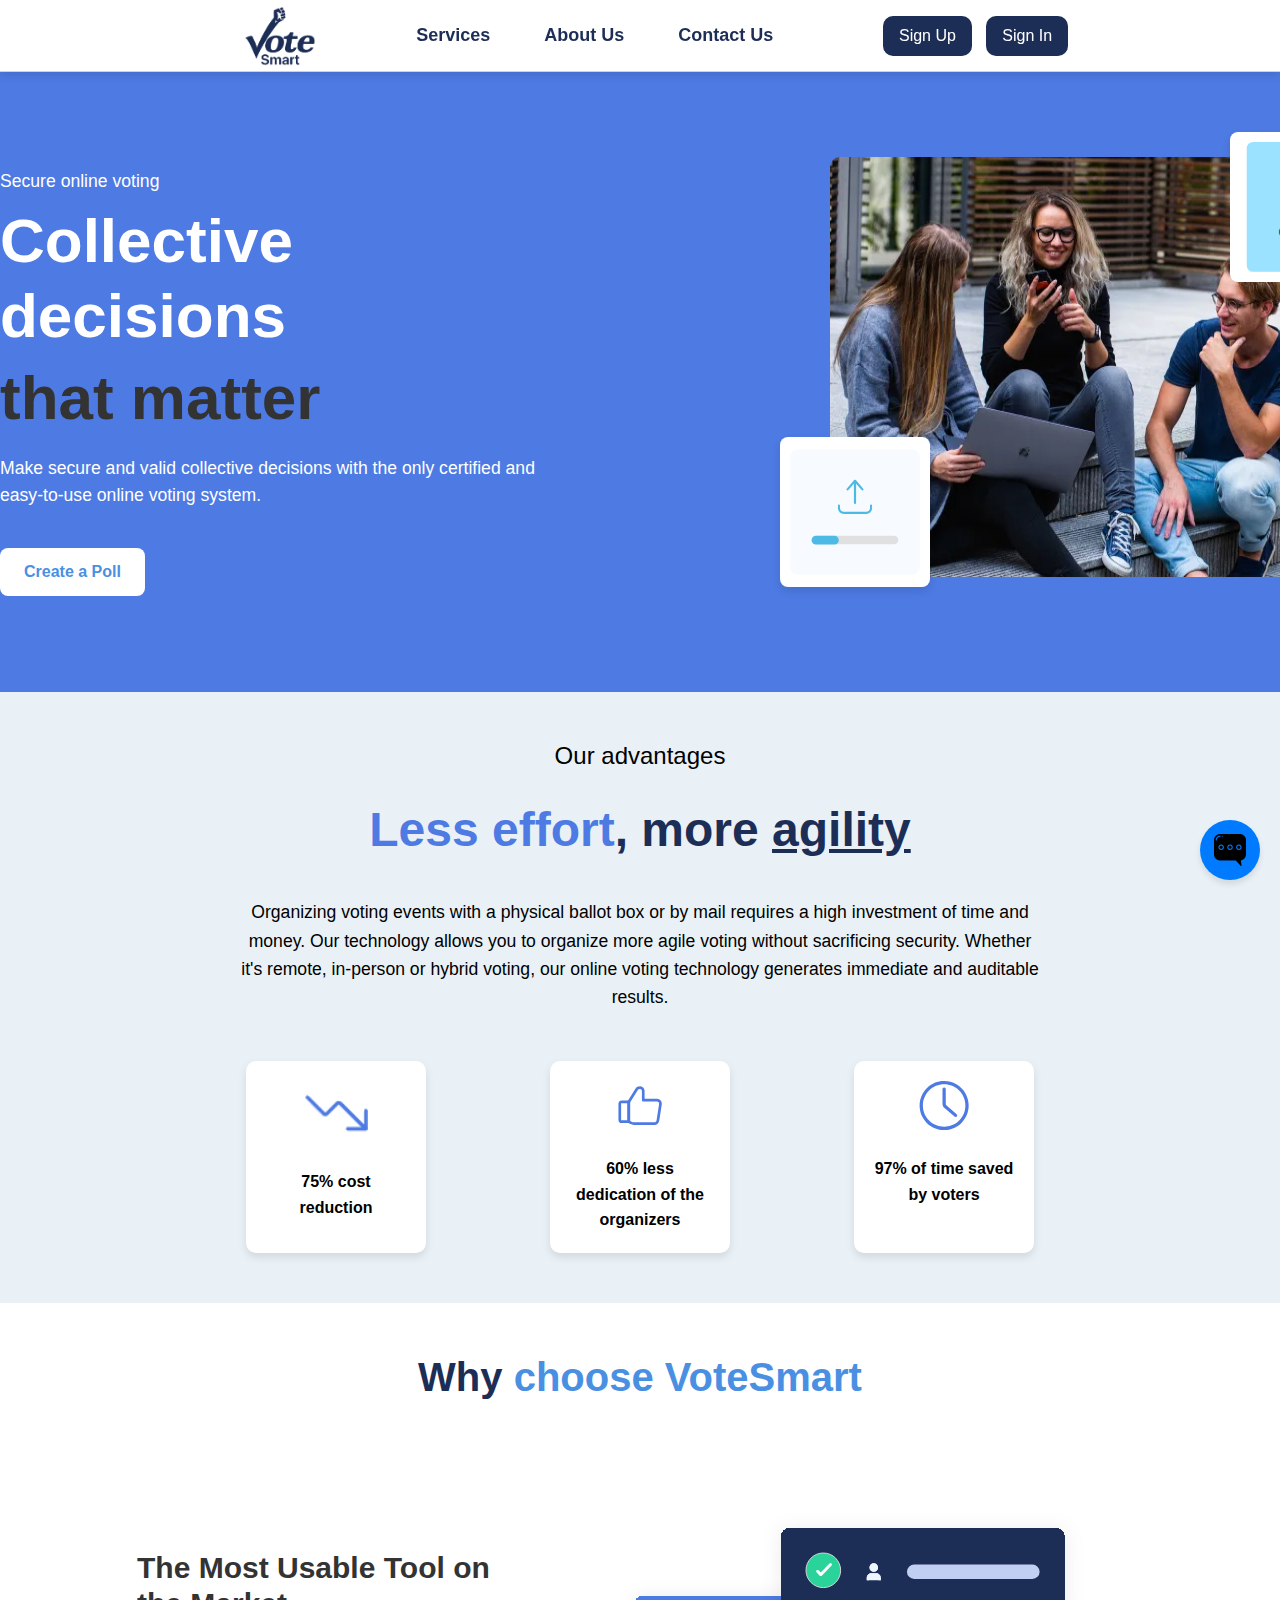
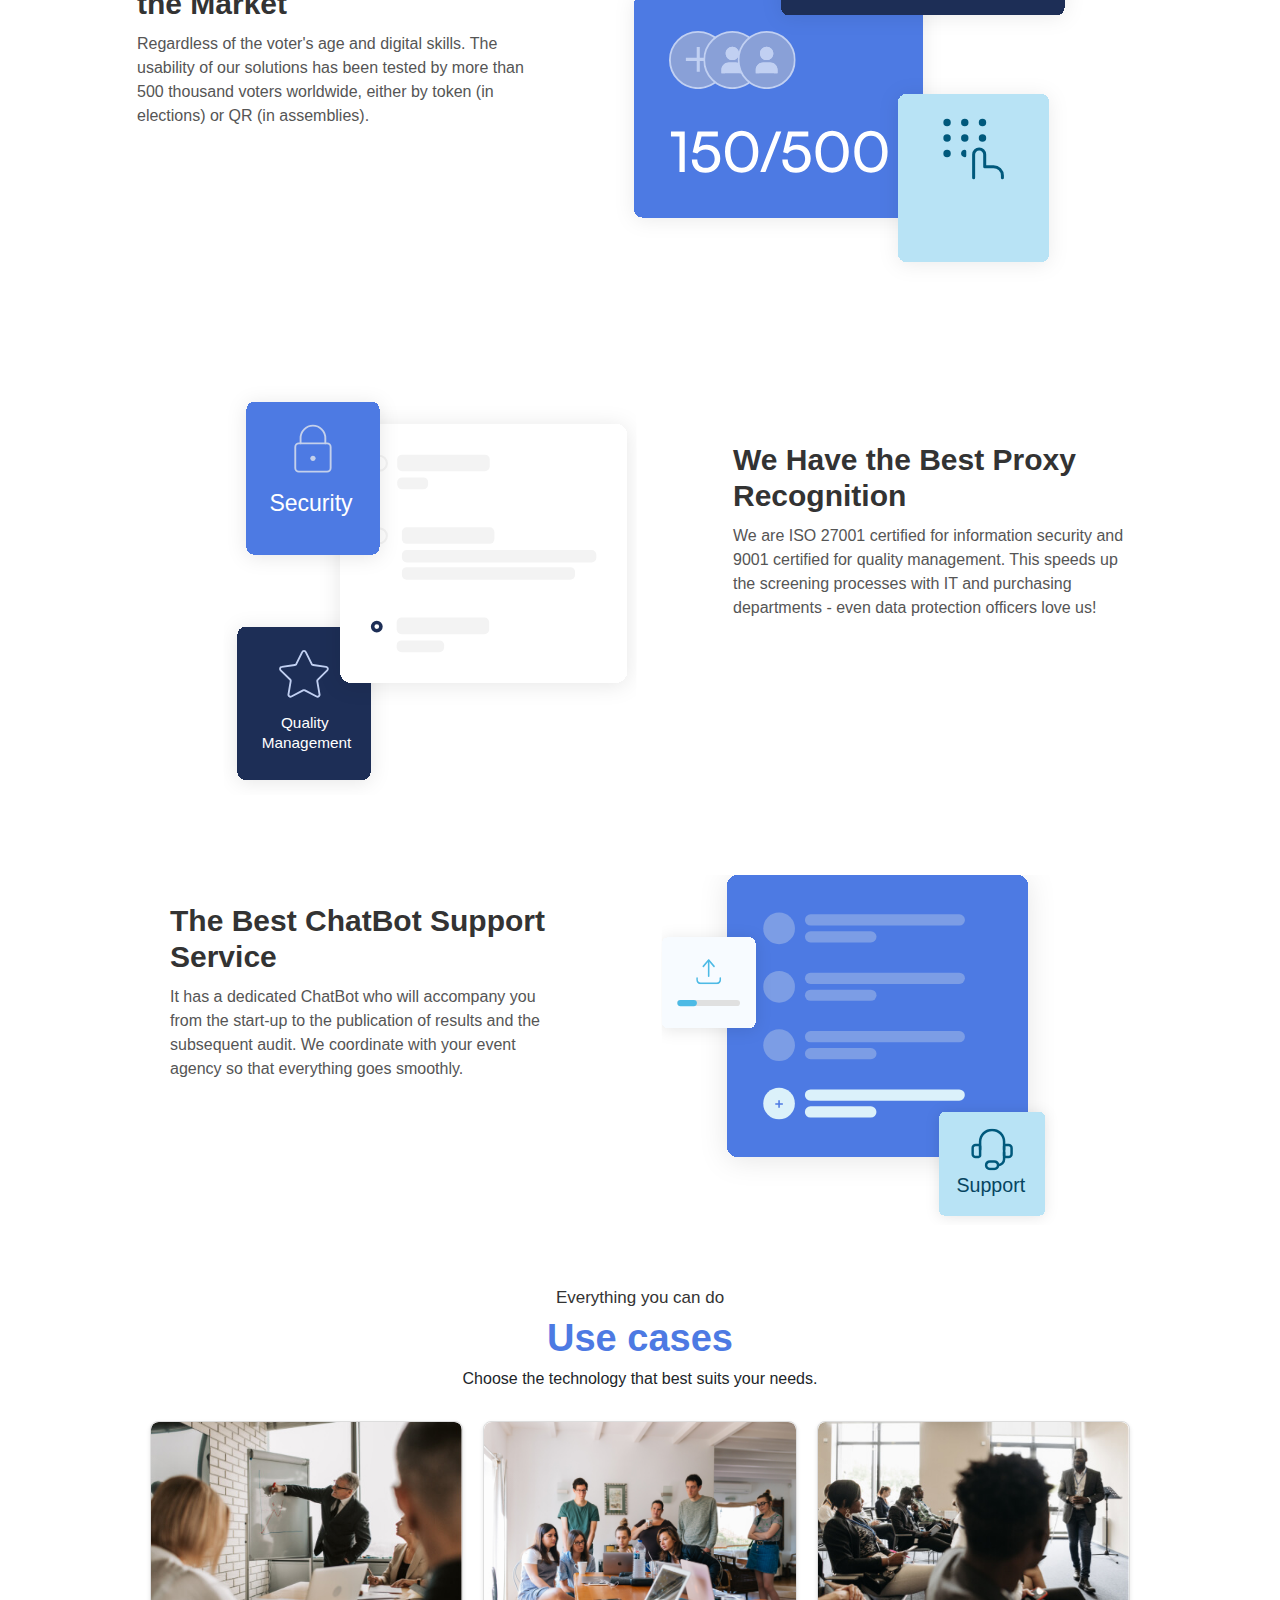
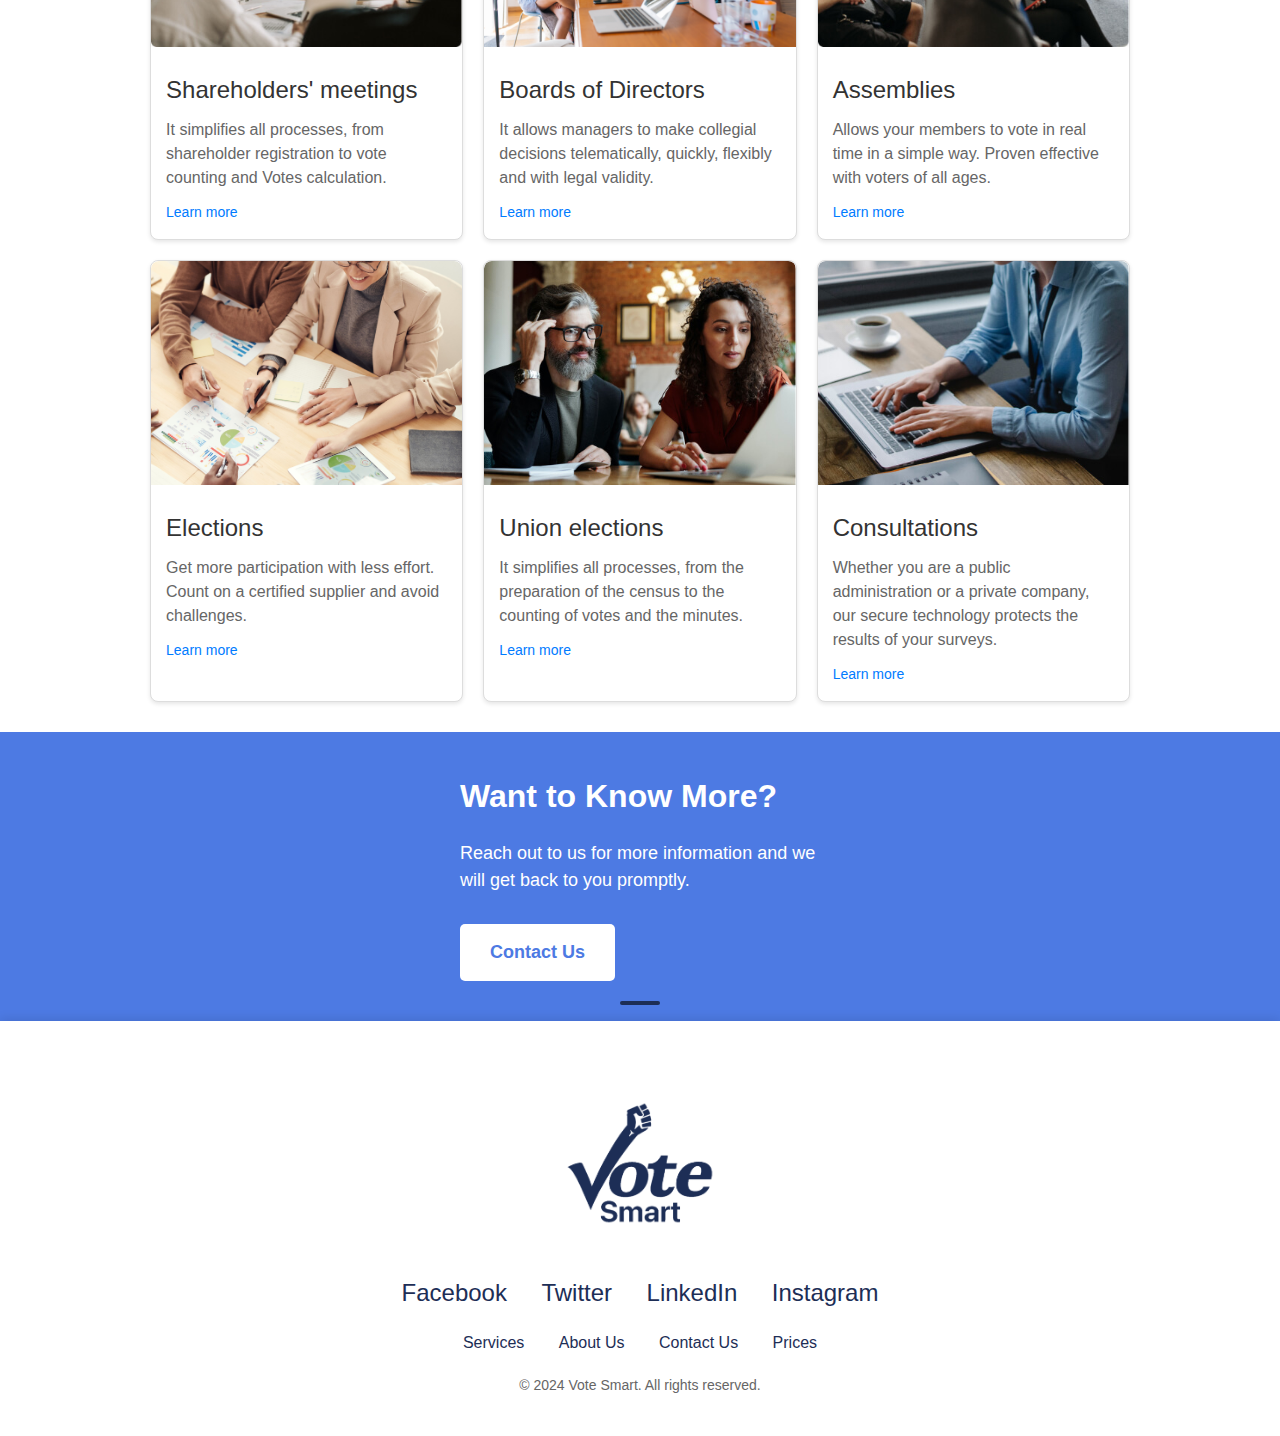
<file: index.html>
<!DOCTYPE html>
<html lang="en">
  <head>
    <meta charset="utf-8" />
    <meta name="viewport" content="width=device-width, initial-scale=1" />
    <title>VoteSmart | E-Polling Platform</title>
    <link
      href="https://cdn.jsdelivr.net/npm/bootstrap@5.3.3/dist/css/bootstrap.min.css"
      rel="stylesheet"
    />
    <link rel="stylesheet" href="style.css" />
    <script src="script.js" defer></script>
    <link rel="icon" href="/icon.ico" type="image/x-icon">
  </head>
  <body>
    <header>
      <nav>
        <div class="left">
          <img
            onclick="location.href='/index.html'"
            src="images/VoteSmart-logo.png"
            alt="VoteSmart-logo"
          />
        </div>
        <div class="center">
          <ul>
            <li><a href="pages/createpoll.html">Services</a></li>
            <li><a href="/pages/aboutus.html">About Us</a></li>
            <li><a href="pages/contactus.html">Contact Us</a></li>
          </ul>
        </div>
        <div class="right">
          <div id="auth-buttons">
            <button
              onclick="location.href='/pages/loginandsignup.html?form=signup'"
              class="navbuts"
              id="signupBtn"
            >
              Sign Up
            </button>
            <button
              onclick="location.href='/pages/loginandsignup.html?form=signin'"
              class="navbuts"
              id="signinBtn"
            >
              Sign In
            </button>
          </div>
          <div id="profileIcon" class="hidden">
            <img
              src="images/profile.png"
              alt="Profile"
              class="profile-circle"
              onclick="redirectToProfile()"
            />
          </div>
        </div>
      </nav>
    </header>
    <main>
      <!-- <button id="scrollTopBtn" onclick="scrollToTop()" title="Go to top">▲</button> -->
      <div id="chatbot" >
        <!-- Chat Icon -->
        <div id="chat-icon" onclick="toggleChat()">
            <img src="/images/chat.png" alt="">
        </div>
    
        <!-- Chat Window -->
        <div id="chat-window" class="hidden">
            <div id="chat-header">
                <span>VoteSmart Virtual Assistant</span>
                <button id="close-btn" onclick="toggleChat()">X</button>
            </div>
            <div id="chat-messages">
                <div class="bot-message">Hi! How can I help you today? 😁</div>
            </div>
            <div id="predefined-questions">
                <button onclick="sendPredefinedMessage('How to create a poll?')">How to create a poll?</button>
                <button onclick="sendPredefinedMessage('How to vote?')">How to vote?</button>
                <button onclick="sendPredefinedMessage('Can I vote twice?')">Can I vote twice?</button>
            </div>
            <div id="chat-input-area">
                <input type="text" id="user-input" placeholder="Type your message here...">
                <button id="send-btn" onclick="sendMessage()">Send</button>
            </div>
        </div>
    </div>
    
      <div class="hero">
        <div class="left-section">
          <p class="subheading">Secure online voting</p>
          <h1 class="main-heading">Collective decisions</h1>
          <h1 class="main-heading highlight">that matter</h1>
          <p class="description">
            Make secure and valid collective decisions with the only
            certified and easy-to-use online voting system.
          </p>
          <button onclick="location.href='pages/createpoll.html'" class="demo-button">
            Create a Poll
          </button>
        </div>
        <div class="right-section">
          <div class="carousel">
            <!-- Main carousel images -->
            <img
              src="images/pic1.webp"
              alt="Main Image 1"
              class="carousel-image"
            />
            <img
              src="images/pic2.webp"
              alt="Main Image 2"
              class="carousel-image"
            />
            <img
              src="images/pic3.webp"
              alt="Main Image 3"
              class="carousel-image"
            />
          </div>

          <!-- Overlay groups, one for each carousel image -->
          <div class="overlay-group" id="overlays-1">
            <div class="overlay-image overlay-1">
              <img src="images/3.svg" alt="Overlay Image 1a" />
            </div>
            <div class="overlay-image overlay-2">
              <img src="images/4.svg" alt="Overlay Image 1b" />
            </div>
          </div>

          <div class="overlay-group" id="overlays-2">
            <div class="overlay-image overlay-1">
              <img src="images/2.svg" alt="Overlay Image 2a" />
            </div>
            <div class="overlay-image overlay-2">
              <img src="images/5.svg" alt="Overlay Image 2b" />
            </div>
          </div>

          <div class="overlay-group" id="overlays-3">
            <div class="overlay-image overlay-1">
              <img src="images/1.svg" alt="Overlay Image 3a" />
            </div>
            <div class="overlay-image overlay-2">
              <img src="images/6.svg" alt="Overlay Image 3b" />
            </div>
          </div>
        </div>
      </div>
      <!-- <div class="url-redirect-wrapper">
        <div class="url-redirect-container">
          <input type="text" id="url-input" placeholder="Enter URL" />
          <button id="redirect-btn" onclick="redirectToUrl()">Go</button>
        </div>
      </div>       -->
      <section class="advantages-section">
        <div class="advantages-content">
          <h4>Our advantages</h4>
          <h2>
            <span class="highlight">Less effort</span>, more
            <span class="underlinedText"> agility</span>
          </h2>
          <p>
            Organizing voting events with a physical ballot box or by mail
            requires a high investment of time and money. Our technology allows
            you to organize more agile voting without sacrificing security.
            Whether it's remote, in-person or hybrid voting, our online voting
            technology generates immediate and auditable results.
          </p>

          <div class="advantages-cards">
            <div class="advantage-card">
              <img
                src="images/costreduce.png"
                alt="Cost Reduction Icon"
                class="icon newico"
              />
              <p><strong>75% cost reduction</strong></p>
            </div>
            <div class="advantage-card">
              <img
                src="images/thumbs.svg"
                alt="Dedication Reduction Icon"
                class="icon"
              />
              <p><strong>60% less dedication of the organizers</strong></p>
            </div>
            <div class="advantage-card">
              <img src="images/time.svg" alt="Time Saved Icon" class="icon" />
              <p><strong>97% of time saved by voters</strong></p>
            </div>
          </div>
        </div>
      </section>
      <div class="sliderTexttt">
        <h1><span>Why</span> choose VoteSmart</h1>
      </div>
      <div class="fauraContianer">
        <div class="featurette">
          <div class="text-section">
            <h2>The Most Usable Tool on the Market</h2>
            <p>
              Regardless of the voter's age and digital skills. The usability of
              our solutions has been tested by more than 500 thousand voters
              worldwide, either by token (in elections) or QR (in assemblies).
            </p>
          </div>
          <img
            src="images/choose.svg"
            alt="Usable Tool"
            class="featurette-image"
          />
        </div>

        <div class="featurette">
          <img
            src="images/starlock.svg"
            alt="Proxy Recognition"
            class="featurette-image"
          />
          <div class="text-section">
            <h2>We Have the Best Proxy Recognition</h2>
            <p>
              We are ISO 27001 certified for information security and 9001
              certified for quality management. This speeds up the screening
              processes with IT and purchasing departments - even data
              protection officers love us!
            </p>
          </div>
        </div>

        <div class="featurette">
          <div class="text-section">
            <h2>The Best ChatBot Support Service</h2>
            <p>
              It has a dedicated ChatBot who will accompany you from the
              start-up to the publication of results and the subsequent audit.
              We coordinate with your event agency so that everything goes
              smoothly.
            </p>
          </div>
          <img
            src="images/support.svg"
            alt="Support Service"
            class="featurette-image"
          />
        </div>
      </div>
      <div class="main-container">
        <div class="main-title">Everything you can do</div>
        <div class="main-subtitle1">Use cases</div>
        <div class="main-subtitle2">
          Choose the technology that best suits your needs.
        </div>
        <div class="card-container">
          <div class="info-card">
            <div class="image">
              <img
                src="images/shareholders meeting.jpg"
                alt="Shareholders' meetings"
              />
            </div>
            <div class="textpart">
              <div class="info-title">Shareholders' meetings</div>
              <div class="info-description">
                It simplifies all processes, from shareholder registration to
                vote counting and Votes calculation.
              </div>
              <a href="#" class="more-info">Learn more</a>
            </div>
          </div>
          <div class="info-card">
            <div class="image">
              <img
                src="images/board of directors.jpg"
                alt="Shareholders' meetings"
              />
            </div>
            <div class="textpart">
              <div class="info-title">Boards of Directors</div>
              <div class="info-description">
                It allows managers to make collegial decisions telematically,
                quickly, flexibly and with legal validity.
              </div>
              <a href="#" class="more-info">Learn more</a>
            </div>
          </div>
          <div class="info-card">
            <div class="image">
              <img src="images/assemblies.jpg" alt="Shareholders' meetings" />
            </div>
            <div class="textpart">
              <div class="info-title">Assemblies</div>
              <div class="info-description">
                Allows your members to vote in real time in a simple way. Proven
                effective with voters of all ages.
              </div>
              <a href="#" class="more-info">Learn more</a>
            </div>
          </div>
          <div class="info-card">
            <div class="image">
              <img src="images/elections.jpg" alt="Shareholders' meetings" />
            </div>
            <div class="textpart">
              <div class="info-title">Elections</div>
              <div class="info-description">
                Get more participation with less effort. Count on a certified
                supplier and avoid challenges.
              </div>
              <a href="#" class="more-info">Learn more</a>
            </div>
          </div>
          <div class="info-card">
            <div class="image">
              <img
                src="images/union election.jpg"
                alt="Shareholders' meetings"
              />
            </div>
            <div class="textpart">
              <div class="info-title">Union elections</div>
              <div class="info-description">
                It simplifies all processes, from the preparation of the census
                to the counting of votes and the minutes.
              </div>
              <a href="#" class="more-info">Learn more</a>
            </div>
          </div>
          <div class="info-card">
            <div class="image">
              <img src="images/consultation.jpg" alt="Shareholders' meetings" />
            </div>
            <div class="textpart">
              <div class="info-title">Consultations</div>
              <div class="info-description">
                Whether you are a public administration or a private company,
                our secure technology protects the results of your surveys.
              </div>
              <a href="#" class="more-info">Learn more</a>
            </div>
          </div>
        </div>
      </div>
      <div class="know-more-section">
        <div class="know-more-title">Want to Know More?</div>
        <div class="know-more-description">
          Reach out to us for more information and we will get back to you
          promptly.
        </div>
        <a href="/pages/contactus.html">
          <button class="contact-button">Contact Us</button>
        </a>
      </div>

      <footer class="footer">
        <div class="footer-logo"><img src="images/VoteSmart-logo.png" alt="Logo" /></div>
        <div class="footer-social-links">
          <a href="https://www.facebook.com" target="_blank">Facebook</a>
          <a href="https://www.twitter.com" target="_blank">Twitter</a>
          <a href="https://www.linkedin.com/in/mutashim-mohsin-846833288/" target="_blank">LinkedIn</a>
          <a href="https://www.instagram.com" target="_blank">Instagram</a>
        </div>
        <div class="footer-nav">
          <a href="#">Services</a> <a href="/pages/aboutus.html">About Us</a> <a href="/pages/contactus.html">Contact Us</a>
          <a href="#">Prices</a>
        </div>
        <div class="footer-text">© 2024 Vote Smart. All rights reserved.</div>
      </footer>
    </main>
    <script src="https://cdn.jsdelivr.net/npm/bootstrap@5.3.3/dist/js/bootstrap.bundle.min.js"></script>
  </body>
</html>
</file>
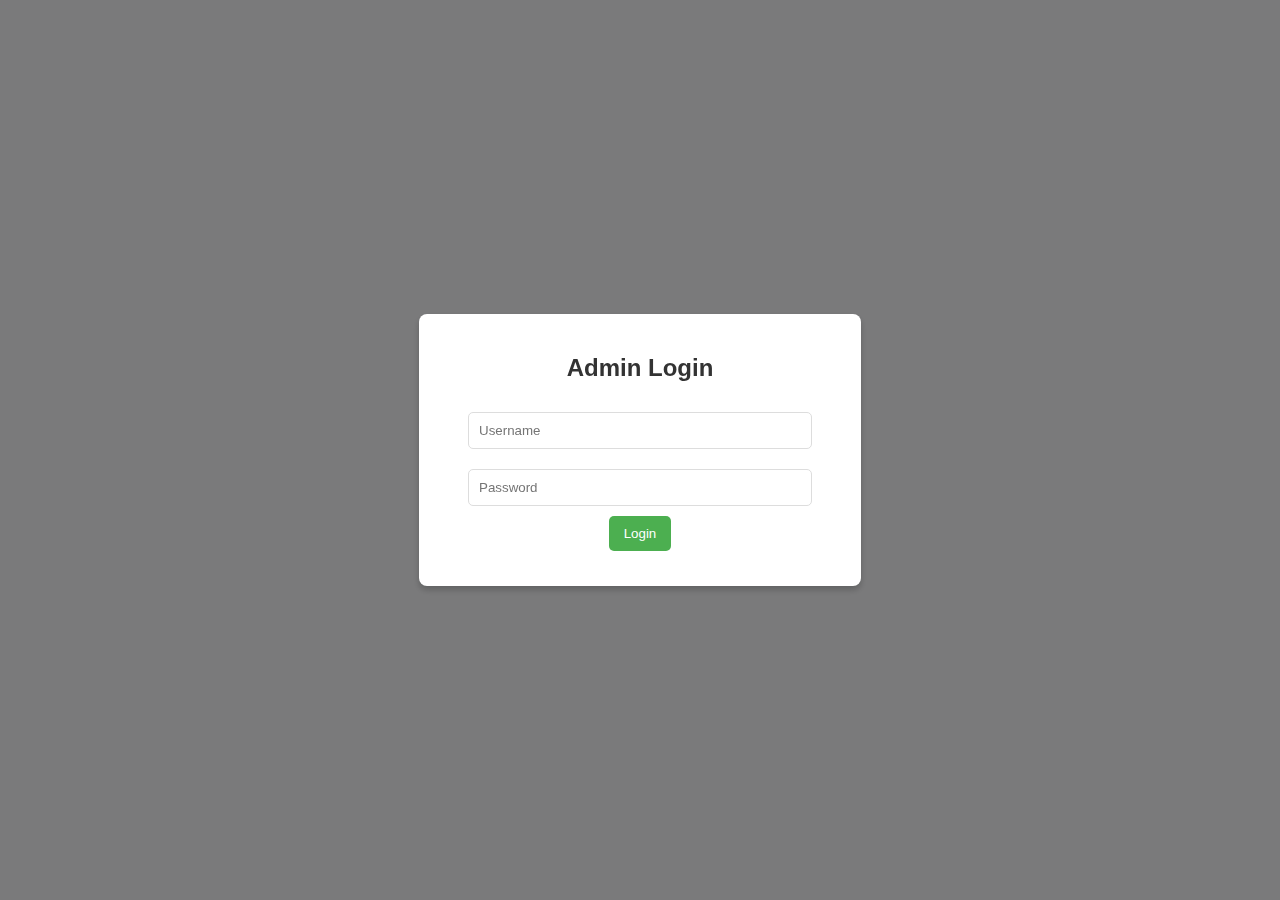
<file: pages/admin.html>
<!DOCTYPE html>
<html lang="en">
<head>
  <meta charset="UTF-8">
  <meta name="viewport" content="width=device-width, initial-scale=1.0">
  <title>Admin Panel</title>
  <style>
    body {
      font-family: Arial, sans-serif;
      background-color: #f4f5f7;
      margin: 0;
      padding: 0;
    }

    h2 {
      color: #333;
    }

    /* Popup styles */
    .popup {
      display: none;
      position: fixed;
      top: 0;
      left: 0;
      width: 100%;
      height: 100%;
      background: rgba(0, 0, 0, 0.5);
      justify-content: center;
      align-items: center;
    }

    .popup-content {
      background: white;
      padding: 20px;
      border-radius: 8px;
      text-align: center;
      box-shadow: 0 4px 6px rgba(0, 0, 0, 0.2);
    }

    .popup-content input {
      width: 80%;
      padding: 10px;
      margin: 10px 0;
      border: 1px solid #ddd;
      border-radius: 5px;
    }

    .popup-content button {
      padding: 10px 15px;
      border: none;
      border-radius: 5px;
      background: #4caf50;
      color: white;
      cursor: pointer;
    }

    .popup-content button:hover {
      background: #45a049;
    }

    .error-message {
      color: red;
      font-size: 0.9em;
    }

    /* Admin container */
    #admin-container {
      padding: 20px;
    }

    .poll-card {
      background: #fff;
      border: 1px solid #ddd;
      border-radius: 8px;
      box-shadow: 0 4px 6px rgba(0, 0, 0, 0.1);
      margin-bottom: 20px;
      padding: 20px;
    }

    .poll-title {
      font-size: 1.5em;
      margin-bottom: 10px;
      color: #444;
    }

    .poll-description {
      margin-bottom: 15px;
      color: #666;
    }

    .poll-meta {
      font-size: 0.9em;
      color: #888;
      margin-bottom: 10px;
    }

    .candidates {
      margin-bottom: 20px;
    }

    .candidate {
      margin-bottom: 10px;
      padding: 10px;
      border: 1px solid #eee;
      border-radius: 5px;
      background: #f9f9f9;
    }

    .candidate h4 {
      margin: 0 0 5px 0;
    }

    .candidate p {
      margin: 0;
      font-size: 0.9em;
      color: #555;
    }

    .buttons {
      display: flex;
      gap: 10px;
    }

    .approve {
      background-color: #4caf50;
      color: white;
      border: none;
      border-radius: 5px;
      padding: 10px 15px;
      cursor: pointer;
    }

    .approve:hover {
      background-color: #45a049;
    }

    .reject {
      background-color: #f44336;
      color: white;
      border: none;
      border-radius: 5px;
      padding: 10px 15px;
      cursor: pointer;
    }

    .reject:hover {
      background-color: #e53935;
    }

    .no-polls {
      text-align: center;
      color: #888;
      font-size: 1.2em;
      margin-top: 50px;
    }

    /* Success Popup Styles */
    #success-popup {
      display: none;
      position: fixed;
      top: 0;
      left: 0;
      width: 100%;
      height: 100%;
      background: rgba(0, 0, 0, 0.5);
      justify-content: center;
      align-items: center;
    }

    #success-popup .popup-content {
      background: white;
      padding: 20px;
      border-radius: 5px;
      text-align: center;
      box-shadow: 0 4px 6px rgba(0, 0, 0, 0.2);
    }

    #success-popup button {
      padding: 10px 20px;
      cursor: pointer;
      background-color: #4caf50;
      color: white;
      border: none;
      border-radius: 5px;
    }

    #success-popup button:hover {
      background-color: #45a049;
    }
  </style>
</head>
<body>
  <!-- Login Popup -->
  <div id="login-popup" class="popup">
    <div class="popup-content">
      <h2>Admin Login</h2>
      <input type="text" id="username" placeholder="Username" required />
      <input type="password" id="password" placeholder="Password" required />
      <br>
      <button onclick="loginAdmin()">Login</button>
      <p id="error-message" class="error-message"></p>
    </div>
  </div>

  <!-- Admin Panel Content -->
  <div id="admin-container" style="display: none;">
    <h2>Pending Polls</h2>
    <div id="poll-list"></div>
  </div>

  <!-- Success Popup -->
  <div id="success-popup" class="popup">
    <div class="popup-content">
      <h3 id="success-message"></h3>
      <button onclick="closeSuccessPopup()">Close</button>
    </div>
  </div>

  <script>
    const adminLoginUrl = "http://localhost:8080/api/admin/login";
    const pendingPollsUrl = "http://localhost:8080/api/admin/pending-polls";
    const approvePollUrl = "http://localhost:8080/api/admin/approve";
    const rejectPollUrl = "http://localhost:8080/api/admin/reject";

    // Show login popup on page load
    window.onload = function () {
      document.getElementById("login-popup").style.display = "flex";
    };

    function loginAdmin() {
      const username = document.getElementById("username").value;
      const password = document.getElementById("password").value;

      fetch(`${adminLoginUrl}?username=${username}&password=${password}`, {
        method: "POST",
      })
        .then((response) => {
          if (response.ok) {
            document.getElementById("login-popup").style.display = "none";
            document.getElementById("admin-container").style.display = "block";
            loadPendingPolls();
          } else {
            document.getElementById("error-message").textContent =
              "Invalid credentials!";
          }
        })
        .catch((error) => {
          document.getElementById("error-message").textContent =
            "Error occurred!";
        });
    }

    function loadPendingPolls() {
      fetch(pendingPollsUrl)
        .then((response) => response.json())
        .then((polls) => {
          const pollList = document.getElementById("poll-list");
          pollList.innerHTML = ""; // Clear previous list

          if (polls.length === 0) {
            pollList.innerHTML =
              '<p class="no-polls">No pending polls to display.</p>';
            return;
          }

          const reversePolls = polls.reverse();
          reversePolls.forEach((poll) => {
            const pollCard = document.createElement("div");
            pollCard.classList.add("poll-card");

            let candidatesHTML = "";
            poll.candidates.forEach((candidate) => {
              candidatesHTML += ` 
                <div class="candidate">
                  <h4>Name: ${candidate.name}</h4>
                  <p>Description: ${candidate.description}</p>
                  <p>Votes: ${candidate.voteCount}</p>
                </div>`;
            });

            pollCard.innerHTML = `
              <div class="poll-title">${poll.title}</div>
              <div class="poll-description">${poll.description}</div>
              <div class="poll-meta">Creator ID: ${poll.creatorId}</div>
              <div class="candidates">
                <h3>Candidates:</h3>
                ${candidatesHTML}
              </div>
              <div class="buttons">
                <button class="approve" onclick="approvePoll('${poll.id}')">Approve</button>
                <button class="reject" onclick="rejectPoll('${poll.id}')">Reject</button>
              </div>
            `;

            pollList.appendChild(pollCard);
          });
        })
        .catch((error) => {
          console.error("Error fetching polls:", error);
        });
    }

    function rejectPoll(pollId) {
      fetch(`${rejectPollUrl}/${pollId}`, {
        method: "POST",
      })
        .then((response) => response.text())
        .then((result) => {
          showSuccessPopup(result);
          loadPendingPolls();
        })
        .catch((error) => {
          console.error("Error rejecting poll:", error);
        });
    }

    function approvePoll(pollId) {
      fetch(`${approvePollUrl}/${pollId}`, {
        method: "POST",
      })
        .then((response) => response.text())
        .then((result) => {
          showSuccessPopup(result);
          loadPendingPolls();
        })
        .catch((error) => {
          console.error("Error approving poll:", error);
        });
    }

    function showSuccessPopup(message) {
      document.getElementById("success-message").textContent = message;
      document.getElementById("success-popup").style.display = "flex";
    }

    function closeSuccessPopup() {
      document.getElementById("success-popup").style.display = "none";
    }
  </script>
</body>
</html>
</file>
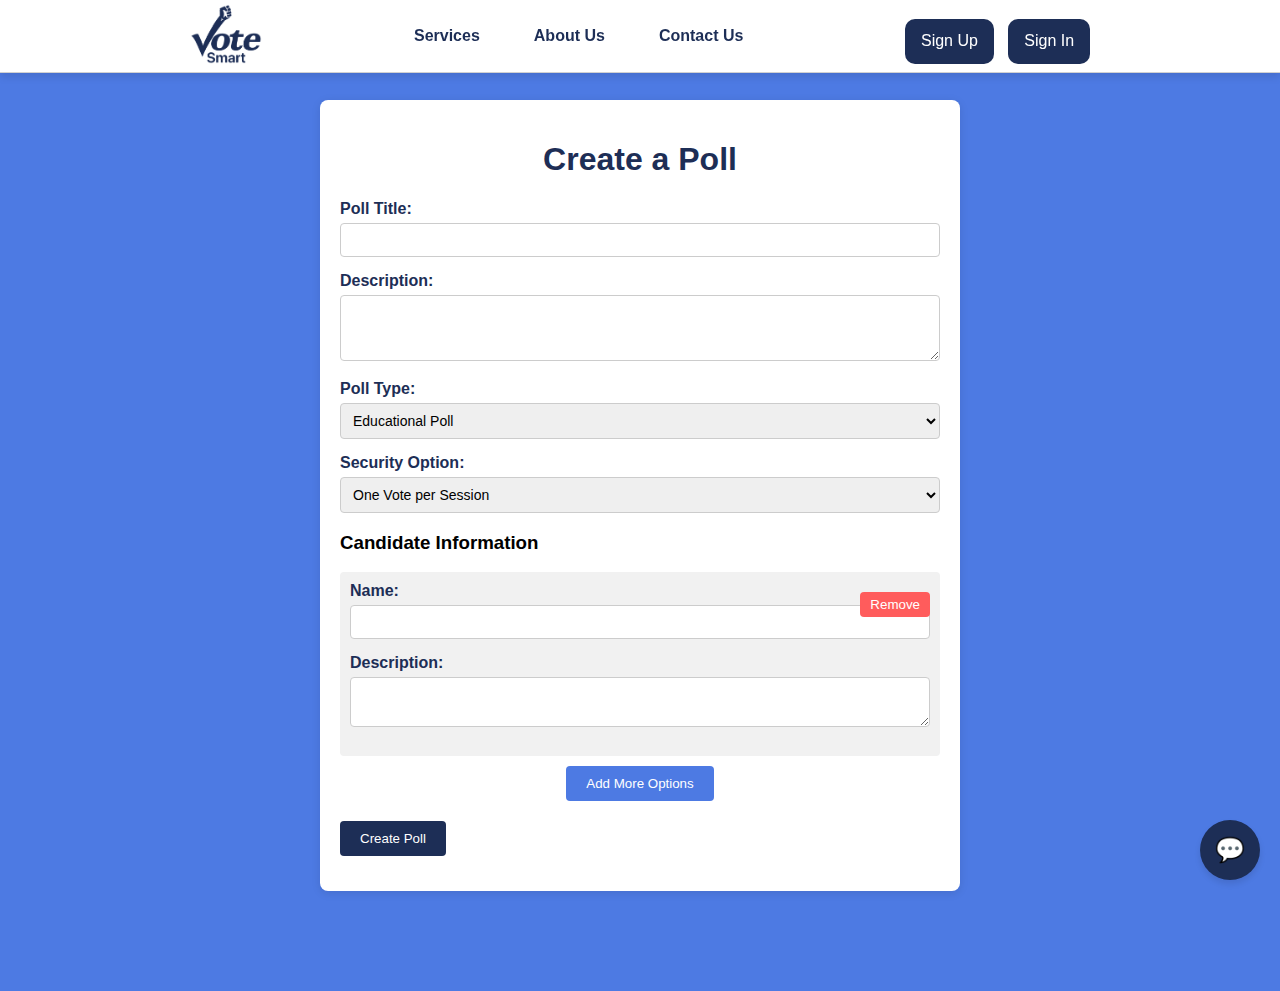
<file: pages/createpoll.html>
<!DOCTYPE html>
<html lang="en">
<head>
    <meta charset="UTF-8">
    <meta name="viewport" content="width=device-width, initial-scale=1.0">
    <title>Create Poll</title>
    <link rel="stylesheet" href="createpoll.css">
    <script src="/script.js" defer></script> <!-- Link to the external JS -->
    <link rel="icon" href="/icon.ico" type="image/x-icon">
</head>
<body>
    <header>
        <nav>
          <div class="left">
            <img
              onclick="location.href='/index.html'"
              src="/images/VoteSmart-logo.png"
              alt="VoteSmart-logo"
            />
          </div>
          <div class="center">
            <ul>
              <li><a href="createpoll.html">Services</a></li>
              <li><a href="aboutus.html">About Us</a></li>
              <li><a href="contactus.html">Contact Us</a></li>
            </ul>
          </div>
          <div class="right">
            <div id="auth-buttons">
              <button
                onclick="location.href='/pages/loginandsignup.html?form=signup'"
                class="navbuts"
                id="signupBtn"
              >
                Sign Up
              </button>
              <button
                onclick="location.href='/pages/loginandsignup.html?form=signin'"
                class="navbuts"
                id="signinBtn"
              >
                Sign In
              </button>
            </div>
            <div id="profileIcon" class="hidden">
              <img
                src="/images/profile.png"
                alt="Profile"
                class="profile-circle"
                onclick="redirectToProfile()"
              />
            </div>
          </div>
        </nav>
      </header>

      <div id="chatbot">
        <!-- Chat Icon -->
        <div id="chat-icon" onclick="toggleChat()">
            💬
        </div>
    
        <!-- Chat Window -->
        <div id="chat-window" class="hidden">
            <div id="chat-header">
                <span>VoteSmart Virtual Assistant</span>
                <button id="close-btn" onclick="toggleChat()">X</button>
            </div>
            <div id="chat-messages">
                <div class="bot-message">Hi! How can I help you today? 😁</div>
            </div>
            <div id="predefined-questions">
                <button onclick="sendPredefinedMessage('How to create a poll?')">How to create a poll?</button>
                <button onclick="sendPredefinedMessage('How to vote?')">How to vote?</button>
                <button onclick="sendPredefinedMessage('Can I vote twice?')">Can I vote twice?</button>
            </div>
            <div id="chat-input-area">
                <input type="text" id="user-input" placeholder="Type your message here...">
                <button id="send-btn" onclick="sendMessage()">Send</button>
            </div>
        </div>
    </div>
    
    <div class="container">
        <h1>Create a Poll</h1>
        <form id="pollForm">
            <div class="form-group">
                <label for="title">Poll Title:</label>
                <input type="text" id="title" name="title" required>
            </div>
            <div class="form-group">
                <label for="description">Description:</label>
                <textarea id="description" name="description" rows="3"></textarea>
            </div>
            <div class="form-group">
                <label for="pollType">Poll Type:</label>
                <select id="pollType" name="pollType">
                    <option value="educational">Educational Poll</option>
                    <option value="professional">Professional Poll</option>
                </select>
            </div>
            <div class="form-group">
                <label for="securityOption">Security Option:</label>
                <select id="securityOption" name="securityOption">
                    <option value="one_vote_per_session">One Vote per Session</option>
                    <option value="one_vote_per_account">One Vote per Account</option>
                </select>
            </div>
           
            <div id="candidatesSection">
                <h3>Candidate Information</h3>
                <div class="candidate-info">
                    <div class="form-group">
                        <label for="candidateName">Name:</label>
                        <input type="text" name="candidateName[]" required>
                    </div>
                    
                    <div class="form-group">
                        <label for="candidateDescription">Description:</label>
                        <textarea name="candidateDescription[]" rows="2" required></textarea>
                    </div>
                    <button type="button" class="remove-btn">Remove</button>
                </div>
            </div>
            <button type="button" id="addOptionBtn">Add More Options</button>
            <div class="form-group">
                <button type="submit">Create Poll</button>
            </div>
        </form>
    </div>
    <!-- Add this modal in your HTML body just before the closing </body> tag -->
    <div id="popupModal" class="popup-modal">
      <div class="popup-content">
        <span class="popup-close">&times;</span>
        <p id="popupMessage"></p>
        <div class="url-container">
          <input id="popupURL" type="text" readonly />
          <button id="copyButton" onclick="copyToClipboard()">Copy</button>
        </div>
      </div>
    </div>
       
</body>
</html>
</file>
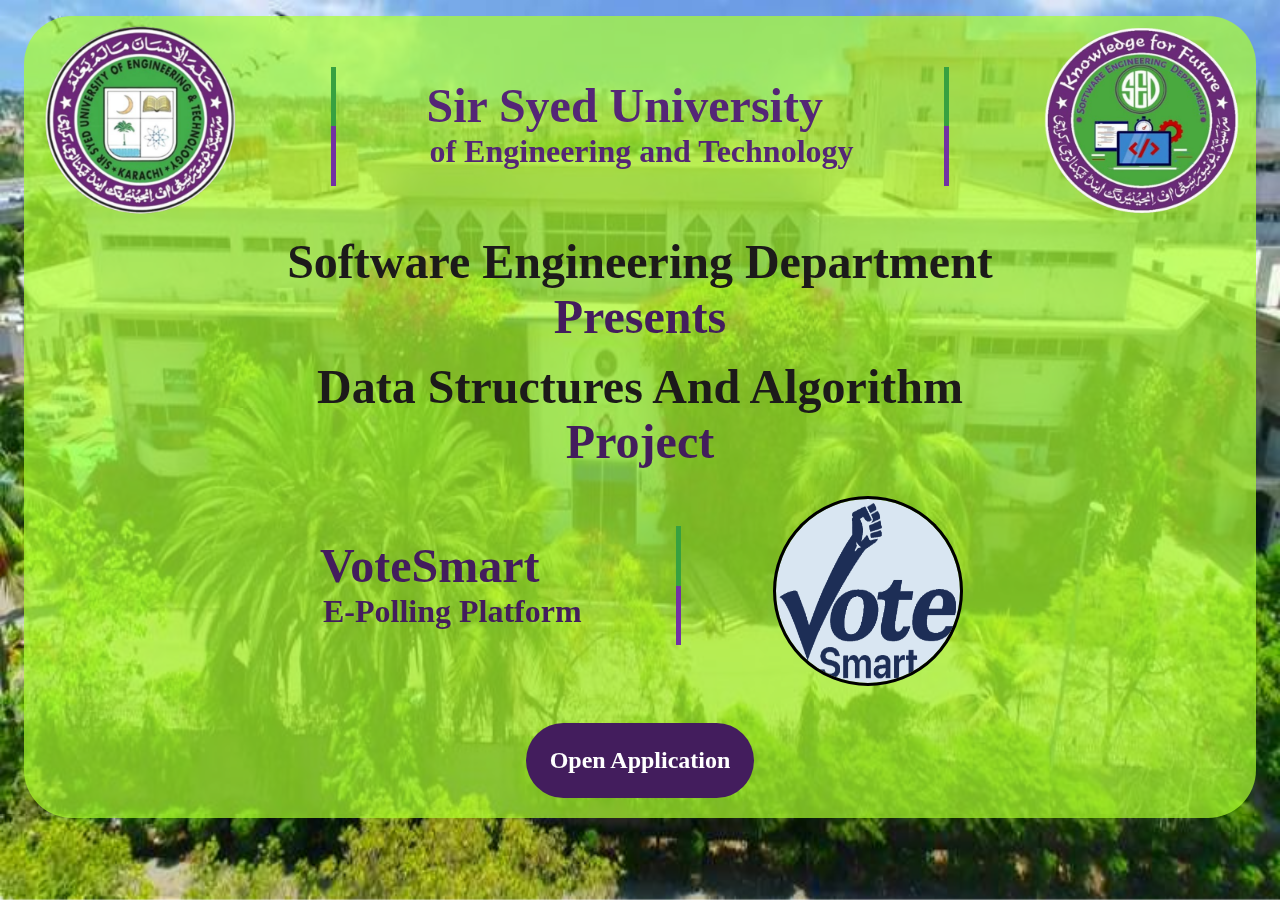
<file: pages/intro.html>
<!DOCTYPE html>
<html lang="en">

<head>
  <meta charset="UTF-8">
  <meta name="viewport" content="width=device-width, initial-scale=1.0">
  <title>VoteSmart | E-Polling Platform</title>
  <link rel="icon" href="/icon.ico" type="image/x-icon">
  <style>
    :root {
      --purple-text: #542676;
      --purple-text-dark: #431d5d;
    }

    * {
      padding: 0;
      margin: 0;
      box-sizing: border-box;
    }

    .container {
      margin: 1em auto;
      width: fit-content;
      background-color: rgba(172, 255, 47, 0.7);
      justify-items: center;
      padding: .5em 1em;
      border-radius: 3em;
      z-index: 10;
    }

    .department {
      color: #1c1a1a;
      text-transform: capitalize;
      font-size: 3em;
      font-weight: bold;
      margin: .3em .5em;
      text-align: center;
      width: 15em;
    }

    .department span {
      color: var(--purple-text-dark);
    }

    #votesmart-logo {
      background-color: #d9e6f2;
      border-radius: 50%;
      width: 11.5em;
      height: 11.5em;
      outline: 3px solid black;
      margin-top: 1em;
    }

    .text-large {
      color: var(--purple-text);
      font-size: 3em;
      font-weight: bold;
      padding-top: .8em;
    }

    .text-small {
      color: var(--purple-text);
      font-size: 2em;
      font-weight: bold;
      padding-left: 3px;
    }

    .text {
      margin: 1em 0;
      padding: 0;
    }

    .bottom {
      display: flex;
      justify-content: space-between;
      width: 40em;
      margin-bottom: .5em;
    }

    .verticle-seperator {
      padding: 1.5em;
    }

    .green-line {
      margin-top: 1.2em;
      width: 5px;
      height: 3.7em;
      background-color: #37a140;
    }

    .purple-line {
      width: 5px;
      height: 3.7em;
      background-color: #7232a3;
    }

    .bg-top {
      position: fixed;
      z-index: -1;
      width: 100%;
      height: 100vh;
      top: 0;
    }

    #ssuet-bg-img {
      height: 100vh;
      width: 100%;
    }

    .button {
      display: block;
      padding: 1em;
      text-decoration: none;
      margin-top: 1.5em;
      margin-bottom: .5em;
      color: white;
      font-weight: bold; 
      background-color: var(--purple-text-dark);
      font-size: 1.5em;
      border: none;
      border-radius: 2em;
      cursor: pointer;
      transition: background-color 0.3s ease, transform 0.3s ease;
      animation: pulse 2s infinite;
    }

    .button:hover {
      background-color: #fff;
      color: var(--purple-text-dark);
      transform: scale(1.05);
    }

    @keyframes pulse {
      0%,
      100% {
        transform: scale(1);
      }
      50% {
        transform: scale(1.05);
      }
    }

    .top {
      display: flex;
      width: 75em;
      justify-content: space-between;
    }

    #ssuet-logo,
    #sed-department-logo {
      height: 12em;
      width: 12.5em;
    }

  </style>
</head>

<body>
  <div class="bg-top">
    <img id="ssuet-bg-img" src="/images/ssuet-bg-img.jpg" alt="Sir Syed University Building Image" />
  </div>
  <div class="container center">
    <div class="top">
      <div class="logo">
        <img id="ssuet-logo" src="/images/ssuet-logo.png" alt="Sir Syed University Logo" />
      </div>
      <div class="verticle-seperator">
        <div class="green-line"></div>
        <div class="purple-line"></div>
      </div>
      <div class="text">
        <div class="text-large">Sir Syed University</div>
        <div class="text-small">of Engineering and Technology</div>
      </div>
      <div class="verticle-seperator">
        <div class="green-line"></div>
        <div class="purple-line"></div>
      </div>
      <div class="logo logo-div">
        <img id="sed-department-logo" src="/images/sed-department-logo.png" alt="Software Engineering Department Logo" />
      </div>
    </div>
    <div class="department">software engineering department <span>presents</span></div>
    <div class="department">data structures and algorithm  <span>project</span></div>
    <div class="bottom">
      <div class="text">
        <div class="text-large" style="color: var(--purple-text-dark);">VoteSmart</div>
        <div class="text-small" style="color: var(--purple-text-dark);">E-Polling Platform</div>
      </div>
      <div class="verticle-seperator">
        <div class="green-line"></div>
        <div class="purple-line"></div>
      </div>
      <div class="logo">
        <img id="votesmart-logo" src="/images/VoteSmart-logo.png" alt="VoteSmart Website Logo" />
      </div>
    </div>
    <!-- button to visit home page -->
    <a class="button" href="/index.html">Open Application</a>
  </div>
</body>

</html>
</file>
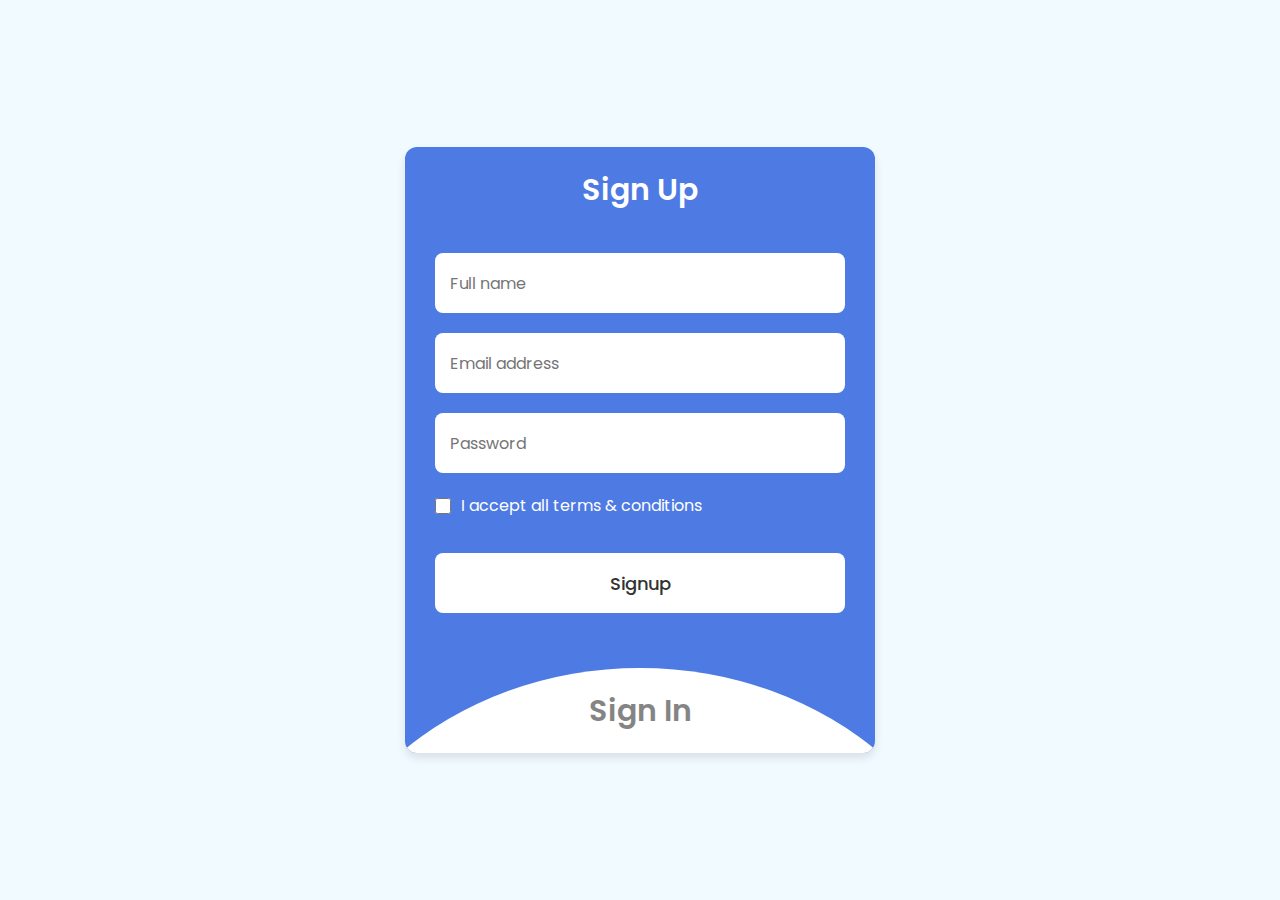
<file: pages/loginandsignup.html>
<!DOCTYPE html>
<html lang="en">
  <head>
    <meta charset="UTF-8" />
    <meta name="description" content="Signup and Login Form with JavaScript" />
    <meta name="keywords" content="Signup, Login, HTML, CSS, JavaScript" />
    <meta name="viewport" content="width=device-width, initial-scale=1.0" />
    <title>Signup/SignIn</title>
    <link rel="icon" href="/icon.ico" type="image/x-icon" />
    <link rel="stylesheet" href="loginandsignup.css" />
  </head>
  <body>
    <section class="wrapper">
      <div class="form signup">
        <header>Sign Up</header>
        <form id="signupForm">
          <input type="text" id="name" placeholder="Full name" required autocomplete="on"/>
          <input type="email" id="email" placeholder="Email address" required autocomplete="on"/>
          <input type="password" id="password" placeholder="Password" required autocomplete="on"/>
          <div class="checkbox">
            <input type="checkbox" id="signupCheck" />
            <label for="signupCheck">I accept all terms & conditions</label>
          </div>
          <input type="submit" value="Signup" />
          <div id="signupMessage"></div>
        </form>
      </div>

      <div class="form login">
        <header>Sign In</header>
        <form id="loginForm">
          <input type="email" id="loginEmail" placeholder="Email address" required autocomplete="on"/>
          <input type="password" id="loginPassword" placeholder="Password" required autocomplete="on"/>
          <a href="#">Forgot password?</a>
          <input type="submit" value="Login" />
          <div id="loginMessage"></div>
        </form>
      </div>
    </section>

    <script>
      document.addEventListener("DOMContentLoaded", function () {
        const wrapper = document.querySelector(".wrapper"),
          signupHeader = document.querySelector(".signup header"),
          loginHeader = document.querySelector(".login header");

        const signupForm = document.querySelector(".signup form");
        const loginForm = document.querySelector(".login form");

        // Function to handle form toggle based on URL parameter
        function toggleForm() {
          const urlParams = new URLSearchParams(window.location.search);
          const formType = urlParams.get("form");

          if (formType === "signin") {
            wrapper.classList.add("active"); // Show login form
          } else {
            wrapper.classList.remove("active"); // Show signup form by default
          }
        }

        // Call the function on page load
        toggleForm();

        // Update URL parameter when toggling forms
        loginHeader.addEventListener("click", () => {
          wrapper.classList.add("active");
          window.history.replaceState(null, null, "?form=signin"); // Update URL to signin
        });

        signupHeader.addEventListener("click", () => {
          wrapper.classList.remove("active");
          window.history.replaceState(null, null, "?form=signup"); // Update URL to signup
        });

        // Signup
        signupForm.addEventListener("submit", async (event) => {
  event.preventDefault();

  const name = document.getElementById("name").value;
  const email = document.getElementById("email").value;
  const password = document.getElementById("password").value;
  const signupMessage = document.getElementById("signupMessage");

  try {
    // Make the request to the backend
    const response = await fetch('http://localhost:8080/api/signup', {
      method: 'POST',
      headers: {
        'Content-Type': 'application/json', // Ensure content-type is set to application/json
      },
      body: JSON.stringify({ name, email, password }),
      credentials: 'include', // Include cookies/session if needed
    });

    if (response.ok) {
      signupMessage.textContent = "Successfully signed up!";
      signupMessage.style.color = "green"; // Success message styling
      setTimeout(() => {
        window.location.href = "loginandsignup.html?form=signin"; // Redirect to login
      }, 2000);
    } else {
      // Handle non-2xx responses
      let errorMessage = "Signup failed!";
      try {
        const result = await response.json(); // Try parsing JSON if available
        errorMessage += " " + result.message;
      } catch {
        errorMessage += " Server error or invalid response.";
      }
      signupMessage.textContent = errorMessage;
      signupMessage.style.color = "red"; // Error message styling
    }
  } catch (error) {
    // Handle network errors or unreachable server
    signupMessage.textContent = "Error connecting to the server: " + error.message;
    signupMessage.style.color = "red"; // Error message styling
  }
});

        loginForm.addEventListener("submit", async (event) => {
  event.preventDefault();

  const email = document.getElementById("loginEmail").value;
  const password = document.getElementById("loginPassword").value;
  const loginMessage = document.getElementById("loginMessage");

  try {
    // Make the request to the backend
    const response = await fetch('http://localhost:8080/api/login', {
      method: 'POST',
      headers: {
        'Content-Type': 'application/json',
      },
      body: JSON.stringify({ email, password }),
      credentials: 'include',
    });

    if (response.ok) {
      loginMessage.textContent = "Login successful!";
      loginMessage.style.color = "green";
      setTimeout(() => {
        // Redirect to root-level index.html
        window.location.href = "http://127.0.0.1:3000/index.html";
      }, 2000);
    } else {
      // Handle non-2xx responses
      let errorMessage = "Login failed!";
      try {
        const result = await response.json(); // Try parsing JSON if available
        errorMessage += " " + result.message;
      } catch {
        errorMessage += " Server error or invalid response.";
      }
      loginMessage.textContent = errorMessage;
      loginMessage.style.color = "red";
    }
  } catch (error) {
    // Handle network errors or unreachable server
    loginMessage.textContent = "Error connecting to the server: " + error.message;
    loginMessage.style.color = "red";
  }
});

      });
    </script>
  </body>
</html>
</file>
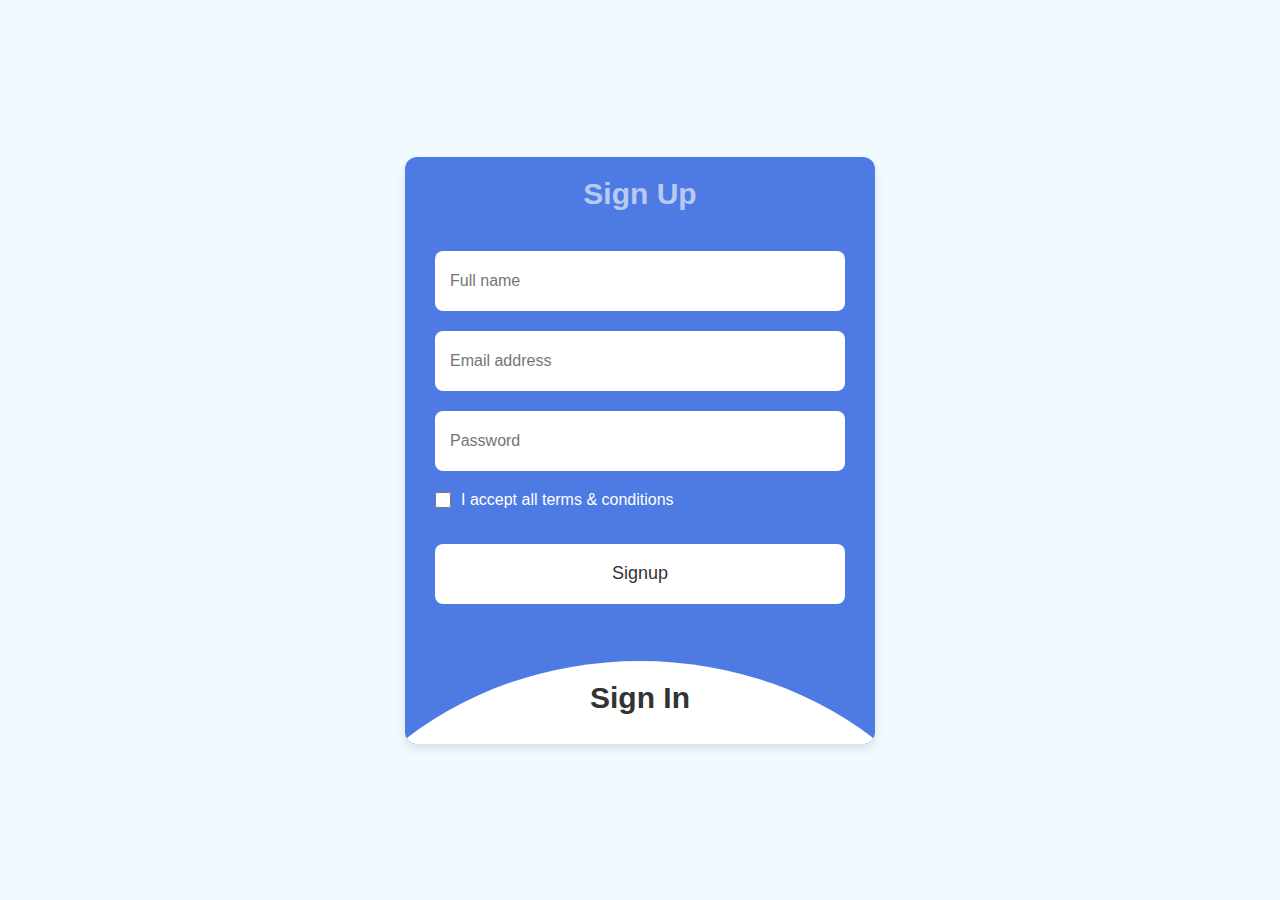
<file: pages/poll.html>
<!DOCTYPE html>
<html lang="en">
  <head>
    <meta charset="UTF-8" />
    <meta name="viewport" content="width=device-width, initial-scale=1.0" />
    <title>Poll</title>
    <link rel="stylesheet" href="poll.css" />
    <style>
      /* Add some basic styles for the page layout */
      /* General Body and Container Styles */
      body {
        font-family: sans-serif;
        margin: 0;
        padding: 0;
        background-color: #4d7ae3;
      }

      .container {
        max-width: 800px;
        margin: 100px auto;
        padding: 20px;
        background-color: #fff;
        box-shadow: 0 4px 10px rgba(0, 0, 0, 0.1);
        border-radius: 10px;
      }

      /* Header and Poll Title Styles */
      h1,
      h2 {
        text-align: center;
        color: #1d2e56;
      }

      .poll-content {
        margin-top: 20px;
      }

      #poll-title {
        font-size: 2rem;
        color: #1d2e56;
        font-weight: bold;
        margin-bottom: 15px;
      }

      #poll-description {
        font-size: 1.1rem;
        color: #1d2e56;
        margin-bottom: 30px;
        text-align: center;
        font-weight: 500;
      }

      /* Candidate Card Styles */
      .candidate-card {
        display: flex;
        align-items: center;
        background-color: #4d7ae32f;
        padding: 15px;
        margin: 10px 0;
        border-radius: 8px;
        cursor: pointer;
        transition: background-color 0.3s ease, transform 0.2s ease;
      }

      .candidate-card:hover {
        background-color: #eef2f5;
        transform: translateY(-2px);
      }

      .candidate-card.selected {
        background-color: #4caf50;
        color: white;
        transform: translateY(-3px); /* Slight lift on selection */
      }

      .candidate-info {
        flex-grow: 1;
        padding-left: 10px;
      }

      .candidate-name {
        font-size: 1.2rem;
        font-weight: bold;
        margin-bottom: 5px;
      }

      .candidate-age,
      .candidate-description {
        font-size: 1rem;
        color: #050505;
      }

      .candidate-age strong,
      .candidate-description strong {
        color: #050505;
      }

      /* Submit Vote Button */
      #submit-vote {
        background-color: #4caf50;
        color: white;
        border: none;
        padding: 10px 20px;
        font-size: 16px;
        cursor: pointer;
        border-radius: 5px;
        width: 100%;
        margin-top: 20px;
        transition: background-color 0.3s;
      }

      #submit-vote:disabled {
        background-color: #ddd;
        cursor: not-allowed;
      }

      #submit-vote:hover:not(:disabled) {
        background-color: #45a049;
      }

      /* Popup Styles */
      .popup {
        position: fixed;
        top: 50%;
        left: 50%;
        transform: translate(-50%, -50%);
        background-color: #fff;
        padding: 20px;
        box-shadow: 0 4px 10px rgba(0, 0, 0, 0.1);
        border-radius: 10px;
        display: none;
        z-index: 1000;
        width: 80%;
        max-width: 400px;
        text-align: center;
      }

      .popup .close-btn {
        background-color: #ff6b6b;
        color: white;
        border: none;
        padding: 10px;
        font-size: 16px;
        cursor: pointer;
        border-radius: 5px;
        margin-top: 20px;
      }

      .popup .close-btn:hover {
        background-color: #ff3b3b;
      }

      /* Result Button */
      #result-button {
        margin-top: 20px;
        background-color: #2196f3;
        color: white;
        border: none;
        padding: 10px 20px;
        font-size: 16px;
        cursor: pointer;
        border-radius: 5px;
        width: 100%;
        transition: background-color 0.3s;
      }

      #result-button:hover {
        background-color: #0b7dda;
      }
    </style>
  </head>
  <body>
    <header>
      <nav>
        <div class="left">
          <img
            onclick="location.href='/index.html'"
            src="/images/VoteSmart-logo.png"
            alt="VoteSmart-logo"
          />
        </div>
        <div class="center">
          <ul>
            <li><a href="pages/createpoll.html">Services</a></li>
            <li><a href="pages/aboutus.html">About Us</a></li>
            <li><a href="pages/contactus.html">Contact Us</a></li>
          </ul>
        </div>
        <div class="right">
          <div id="auth-buttons">
            <button
              hidden
              onclick="location.href='/pages/loginandsignup.html?form=signup'"
              class="navbuts"
              id="signupBtn"
            >
              Sign Up
            </button>
            <button
              hidden
              onclick="location.href='/pages/loginandsignup.html?form=signin'"
              class="navbuts"
              id="signinBtn"
            >
              Sign In
            </button>
          </div>
          <div id="profileIcon" class="hidden">
            <img
              src="/images/profile.png"
              alt="Profile"
              class="profile-circle"
              onclick="redirectToProfile()"
            />
          </div>
        </div>
      </nav>
    </header>
    <div class="container">
      <header>
        <h1>Vote for Your Candidate</h1>
      </header>
      <div class="poll-content">
        <h2 id="poll-title">Loading poll...</h2>
        <p id="poll-description">Loading description...</p>
        <form id="poll-form">
          <!-- Candidate list will be injected here dynamically -->
        </form>
        <button id="submit-vote" disabled>Submit Vote</button>
        <button id="result-button">View Results</button>
      </div>
    </div>

    <div id="vote-popup" class="popup">
      <h3 id="popup-message-header">Vote Recorded Successfully!</h3>
      <p id="popup-message-body">Your vote has been successfully recorded.</p>
      <button class="close-btn" onclick="closePopup()">Close</button>
    </div>

    <script>
      let userId = null; // Declare userId globally

      // Check authentication status
      function checkAuthStatus() {
        return fetch("http://localhost:8080/api/auth/status", {
          credentials: "include", // Ensure cookies (session) are included
        })
          .then((response) => response.json())
          .then((data) => {
            const authButtons = document.getElementById("auth-buttons");
            const profileIcon = document.getElementById("profileIcon");

            // Store the userId globally if authenticated
            userId = data.userId;

            if (data.authenticated) {
              // User is logged in
              authButtons.style.display = "none";
              profileIcon.style.display = "block";
            } else {
              // User is not logged in
              authButtons.style.display = "block";
              profileIcon.style.display = "none";

              // Redirect to login page if not authenticated
              window.location.href = "/pages/loginandsignup.html?form=signin";
            }
          })
          .catch((error) => {
            console.error("Error checking authentication status:", error);
            // Redirect to login page if auth check fails
            window.location.href = "/pages/loginandsignup.html?form=signin";
          });
      }

      // Call checkAuthStatus before fetching poll details
      window.onload = () => {
        checkAuthStatus() // Ensure this happens first
          .then(() => {
            const pollId = new URLSearchParams(window.location.search).get(
              "id"
            );

            // Poll details fetch happens only after authentication check
            if (userId) {
              fetchPollDetails(pollId);
            }
          });
      };

      // Fetch poll details
      function fetchPollDetails(pollId) {
  fetch(`http://localhost:8080/api/polls/${pollId}`, {
    credentials: "include", // Include session cookie for user identification
  })
    .then((response) => response.json())
    .then((data) => {
      const container = document.querySelector(".container");
      const pollTitle = document.getElementById("poll-title");
      const pollDescription = document.getElementById("poll-description");
      const pollForm = document.getElementById("poll-form");
      const submitButton = document.getElementById("submit-vote");

      if (data.approved) {
        // Show poll title and description
        pollTitle.textContent = data.title;
        pollDescription.textContent = data.description;

        // Loop through candidates and create the candidate cards
        data.candidates.forEach((candidate) => {
          const candidateDiv = document.createElement("div");
          candidateDiv.classList.add("candidate");
          candidateDiv.innerHTML = `
            <div class="candidate-card">
              <input type="radio" name="candidate" value="${candidate.id}" id="candidate-${candidate.id}" class="candidate-radio" hidden>
              <label for="candidate-${candidate.id}" class="candidate-label">
                <div class="candidate-info">
                  <h3 class="candidate-name">Name: ${candidate.name}</h3>
                  
                  <p class="candidate-description"><strong>Description:</strong> ${candidate.description}</p>
                </div>
              </label>
            </div>
          `;

          pollForm.appendChild(candidateDiv);

          // Add click event listener to select the candidate
          const candidateCard = candidateDiv.querySelector(".candidate-card");
          candidateCard.addEventListener("click", () => {
            // Unselect all other candidates
            const allCandidates = pollForm.querySelectorAll(".candidate-card");
            allCandidates.forEach((card) => {
              card.classList.remove("selected");
            });

            // Select this candidate
            candidateCard.classList.add("selected");

            // Check the hidden radio button
            const radioButton = candidateDiv.querySelector('input[type="radio"]');
            radioButton.checked = true;

            // Enable submit button
            submitButton.disabled = false;
          });
        });

        // Handle vote submission
        submitButton.addEventListener("click", () => {
          const selectedCandidate = pollForm.querySelector('input[name="candidate"]:checked');
          if (selectedCandidate) {
            const candidateId = selectedCandidate.value;
            submitVote(pollId, candidateId);
          }
        });
      } else {
        // If the poll is not approved, display a message and don't show voting options
        container.innerHTML = `<h1>You can't vote in the ${data.title} poll because it is not approved by an admin.</h1>`;
      }
    })
    .catch((error) => {
      console.error("Error:", error);
      showPopup("Error", "An error occurred while fetching the poll details.");
    });
}

      // Handle vote submission
      function submitVote(pollId, candidateId) {
        fetch(
          `http://localhost:8080/api/votes/${pollId}/vote?candidateId=${candidateId}`,
          {
            credentials: "include",
            method: "POST",
          }
        )
          .then((response) => response.json())
          .then((data) => {
            if (data.success) {
              // Call showPopup with dynamic message from the backend
              showPopup("Vote Recorded", data.message); // Assuming data.message contains the success message
            } else {
              showPopup("Error", data.message); // Show error message if available
            }
          })
          .catch((error) => {
            console.error("Error submitting vote:", error);
            showPopup("Error", "There was an error submitting your vote.");
          });
      }

      // Show vote confirmation popup
      function showPopup(header, body) {
        const popup = document.getElementById("vote-popup");
        const messageHeader = document.getElementById("popup-message-header");
        const messageBody = document.getElementById("popup-message-body");

        messageHeader.textContent = header;
        messageBody.textContent = body;

        popup.style.display = "block";
      }

      // Close vote confirmation popup
      function closePopup() {
        const popup = document.getElementById("vote-popup");
        popup.style.display = "none";
      }

      // Redirect to poll results page
      document.getElementById("result-button").addEventListener("click", () => {
        const pollId = new URLSearchParams(window.location.search).get("id");
        window.location.href = `result.html?id=${pollId}`;
      });

      // Redirect to profile page
      function redirectToProfile() {
        window.location.href = "/profile.html";
      }
    </script>
  </body>
</html>
</file>
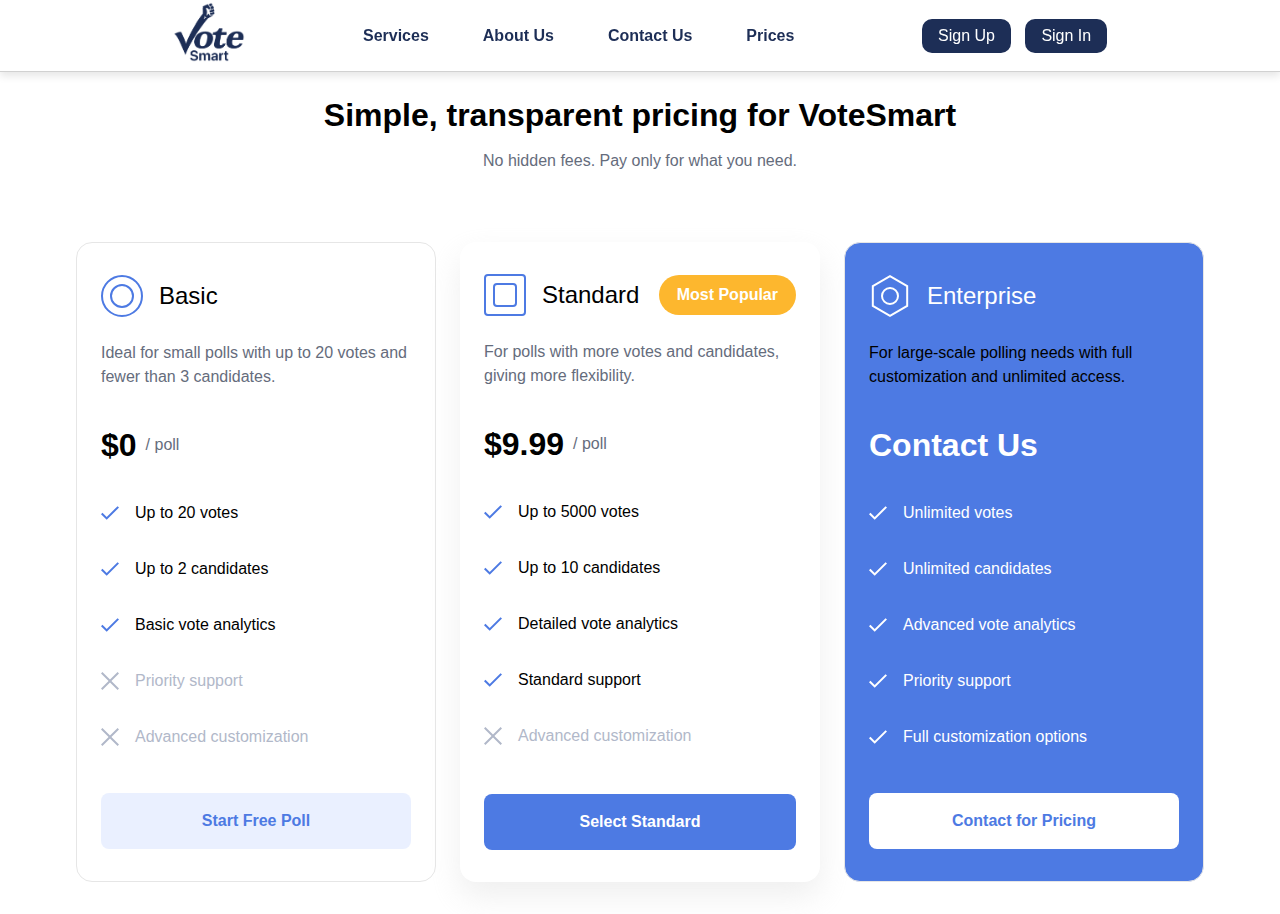
<file: pages/pricing.html>
<!DOCTYPE html>
<html lang="en">
<head>
    <meta charset="UTF-8">
    <meta name="viewport" content="width=device-width, initial-scale=1.0">
    <title>VoteSmart Pricing</title>
    <link rel="stylesheet" href="/pages/pricing.css">
    <link rel="icon" href="/icon.ico" type="image/x-icon">
</head>
<body>
  <header>
    <nav>
      <div class="left">
        <img
          onclick="location.href='/'"
          src="/images/VoteSmart-logo.png"
          alt="VoteSmart-logo"
        />
      </div>
      <div class="center">
        <ul>
          <li><a href="#services">Services</a></li>
          <li><a href="/pages/aboutus.html">About Us</a></li>
          <li><a href="pages/contactus.html">Contact Us</a></li>
          <li><a href="/pages/pricing.html">Prices</a></li>
        </ul>
      </div>
      <div class="right">
        <button onclick="location.href='/pages/loginandsignup.html?form=signup'" class="navbuts">Sign Up</button>
        <button onclick="location.href='/pages/loginandsignup.html?form=signin'" class="navbuts">Sign In</button>
      </div>
    </nav>
  </header>
<section class="plans__container">
    <div class="plans">
      <div class="plansHero">
        <h1 class="plansHero__title">Simple, transparent pricing for VoteSmart</h1>
        <p class="plansHero__subtitle">No hidden fees. Pay only for what you need.</p>
      </div>
      <div class="planItem__container">
        
        <!-- Free plan starts -->
        <div class="planItem planItem--free">
          <div class="card">
            <div class="card__header">
              <div class="card__icon symbol symbol--rounded"></div>
              <h2>Basic</h2>
            </div>
            <div class="card__desc">Ideal for small polls with up to 20 votes and fewer than 3 candidates.</div>
          </div>
  
          <div class="price">$0<span>/ poll</span></div>
  
          <ul class="featureList">
            <li>Up to 20 votes</li>
            <li>Up to 2 candidates</li>
            <li>Basic vote analytics</li>
            <li class="disabled">Priority support</li>
            <li class="disabled">Advanced customization</li>
          </ul>
  
          <button class="button">Start Free Poll</button>
        </div>
        <!-- Free plan ends -->
        
        <!-- Pro plan starts -->
        <div class="planItem planItem--pro">
          <div class="card">
            <div class="card__header">
              <div class="card__icon symbol"></div>
              <h2>Standard</h2>
              <div class="card__label label">Most Popular</div>
            </div>
            <div class="card__desc">For polls with more votes and candidates, giving more flexibility.</div>
          </div>
  
          <div class="price">$9.99<span>/ poll</span></div>
  
          <ul class="featureList">
            <li>Up to 5000 votes</li>
            <li>Up to 10 candidates</li>
            <li>Detailed vote analytics</li>
            <li>Standard support</li>
            <li class="disabled">Advanced customization</li>
          </ul>
  
          <button class="button button--pink">Select Standard</button>
        </div>
        <!-- Pro plan ends -->
        
        <!-- Enterprise plan starts -->
        <div class="planItem planItem--entp">
          <div class="card">
            <div class="card__header">
              <div class="card__icon"></div>
              <h2>Enterprise</h2>
            </div>
            <div class="card__desc">For large-scale polling needs with full customization and unlimited access.</div>
          </div>
  
          <div class="price">Contact Us</div>
  
          <ul class="featureList">
            <li>Unlimited votes</li>
            <li>Unlimited candidates</li>
            <li>Advanced vote analytics</li>
            <li>Priority support</li>
            <li>Full customization options</li>
          </ul>
  
          <button class="button button--white">Contact for Pricing</button>
        </div>
        <!-- Enterprise plan ends -->
  
      </div>
    </div>
  </section>
</body>
</html>
</file>
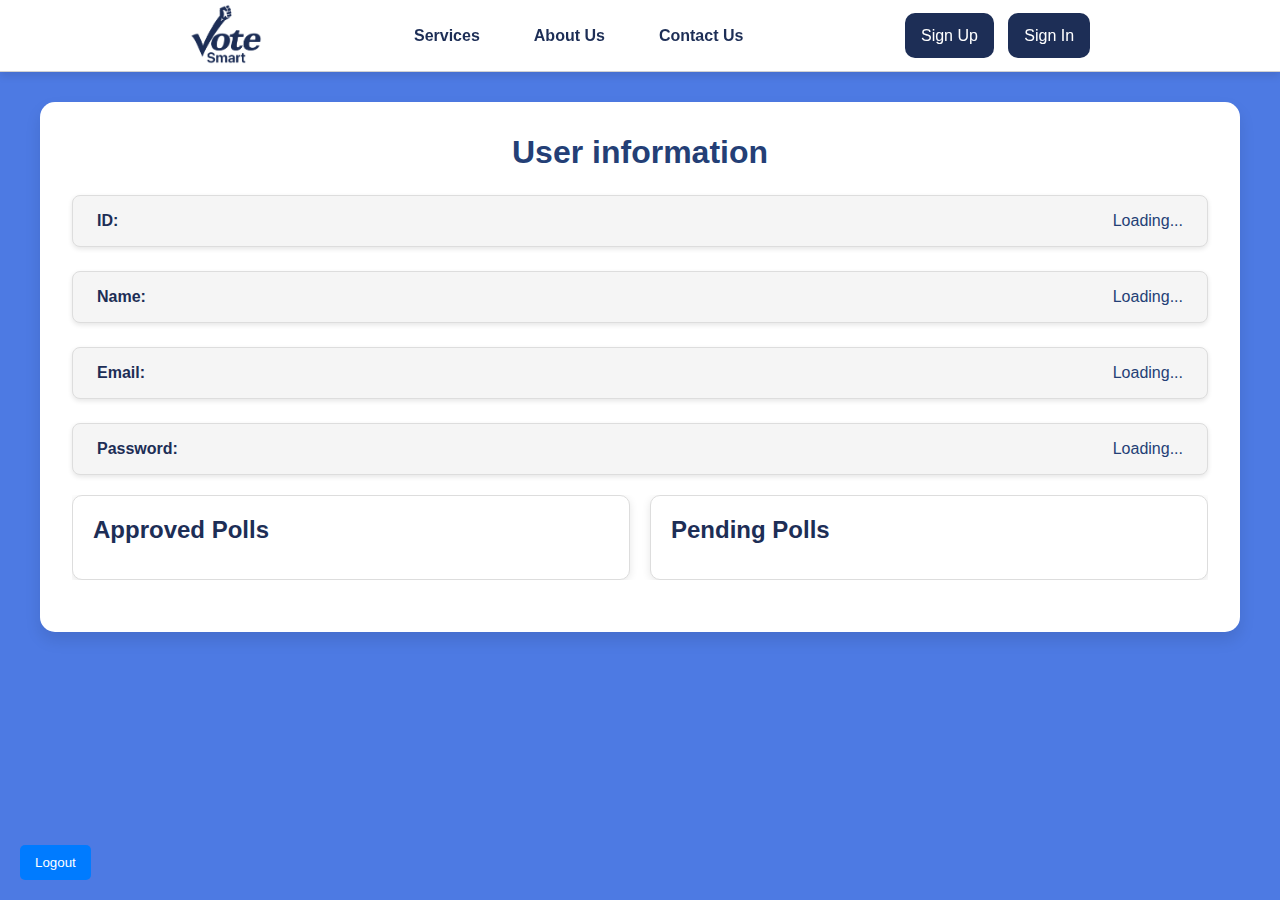
<file: pages/profile.html>
<!DOCTYPE html>
<html lang="en">
  <head>
    <meta charset="UTF-8" />
    <meta name="viewport" content="width=device-width, initial-scale=1.0" />
    <title>Profile</title>
    <link rel="stylesheet" href="profile.css" />
    <style>
      /* Styling for the new buttons and the popup */

      .poll-actions {
        display: flex;
        gap: 10px;
        margin-top: 10px;
      }

      .result-button,
      .delete-button,
      .share-button {
        padding: 10px 15px;
        font-size: 14px;
        border: none;
        border-radius: 5px;
        cursor: pointer;
        transition: background-color 0.3s ease;
      }

      .result-button {
        background-color: #28a745;
        color: white;
      }
      .share-button {
        background-color: #007bff;
        color: white;
      }

      .result-button:hover {
        background-color: #218838;
      }

      .delete-button {
        background-color: #dc3545;
        color: white;
      }

      .delete-button:hover {
        background-color: #c82333;
      }

      /* Popup Styling */
      .popup-overlay {
        display: none;
        position: fixed;
        top: 0;
        left: 0;
        width: 100%;
        height: 100%;
        background-color: rgba(0, 0, 0, 0.5);
        justify-content: center;
        align-items: center;
      }

      .popup {
        background-color: white;
        padding: 20px;
        border-radius: 8px;
        max-width: 400px;
        text-align: center;
      }

      .popup h2 {
        margin-bottom: 20px;
      }

      .popup-buttons {
        display: flex;
        justify-content: space-around;
      }

      .popup-buttons button {
        padding: 10px 15px;
        font-size: 14px;
        border: none;
        border-radius: 5px;
        cursor: pointer;
      }

      .popup-buttons .cancel-button {
        background-color: #6c757d;
        color: white;
      }

      .popup-buttons .confirm-button {
        background-color: #dc3545;
        color: white;
      }

      .popup-buttons button:hover {
        opacity: 0.8;
      }

      /* Success popup styling */
      .success-popup .popup-buttons .confirm-button {
        background-color: #28a745;
      }

      .logout-button {
        position: fixed;
        bottom: 20px;
        left: 20px;
        padding: 10px 15px;
        background-color: #007bff;
        color: white;
        border: none;
        border-radius: 5px;
        cursor: pointer;
        transition: background-color 0.3s ease;
      }
      /* Modal Styles */
      .share-modal {
        display: none; /* Hidden by default */
        position: fixed;
        z-index: 1;
        left: 0;
        top: 0;
        width: 100%;
        height: 100%;
        background-color: rgba(0, 0, 0, 0.5); /* Semi-transparent background */
      }

      .share-modal-content {
        background-color: white;
        margin: 15% auto;
        padding: 20px;
        border: 1px solid #888;
        width: 80%;
        max-width: 500px;
        text-align: center;
      }

      .close-button {
        color: #aaa;
        float: right;
        font-size: 28px;
        font-weight: bold;
      }

      .close-button:hover,
      .close-button:focus {
        color: black;
        text-decoration: none;
        cursor: pointer;
      }

      #pollLink {
        width: 100%;
        padding: 10px;
        margin: 10px 0;
        font-size: 16px;
        border: 1px solid #ddd;
      }

      .copy-button {
        padding: 10px 15px;
        background-color: #4caf50;
        color: white;
        border: none;
        cursor: pointer;
      }

      .copy-button:hover {
        background-color: #45a049;
      }
    </style>
  </head>
  <body>
    <header>
      <nav>
        <div class="left">
          <img
            onclick="location.href='/index.html'"
            src="/images/VoteSmart-logo.png"
            alt="VoteSmart-logo"
          />
        </div>
        <div class="center">
          <ul>
            <li><a href="createpoll.html">Services</a></li>
            <li><a href="aboutus.html">About Us</a></li>
            <li><a href="contactus.html">Contact Us</a></li>
          </ul>
        </div>
        <div class="right">
          <div id="auth-buttons">
            <button
              onclick="location.href='/pages/loginandsignup.html?form=signup'"
              class="navbuts"
              id="signupBtn"
            >
              Sign Up
            </button>
            <button
              onclick="location.href='/pages/loginandsignup.html?form=signin'"
              class="navbuts"
              id="signinBtn"
            >
              Sign In
            </button>
          </div>
          <div id="profileIcon" class="hidden">
            <img
              src="/images/profile.png"
              alt="Profile"
              class="profile-circle"
              onclick="redirectToProfile()"
            />
          </div>
        </div>
      </nav>
    </header>
    <main class="profile-container">
      <h1>User information</h1>
      <div class="user-info">
        <div class="user-field">
          <label>ID:</label>
          <span id="userID">Loading...</span>
        </div>
        <div class="user-field">
          <label>Name:</label>
          <span id="userName">Loading...</span>
        </div>
        <div class="user-field">
          <label>Email:</label>
          <span id="userEmail">Loading...</span>
        </div>
        <div class="user-field">
          <label>Password:</label>
          <span id="userJoinedDate">Loading...</span>
        </div>
      </div>

      <div class="polls-container">
        <!-- Approved Polls -->
        <div class="polls-box" id="approved-polls">
          <h2>Approved Polls</h2>
          <div class="poll-list" id="approved-list"></div>
        </div>

        <!-- Pending Polls -->
        <div class="polls-box" id="pending-polls">
          <h2>Pending Polls</h2>
          <div class="poll-list" id="pending-list"></div>
        </div>
      </div>
    </main>

    <!-- Delete Confirmation Popup -->
    <div class="popup-overlay" id="popup-overlay">
      <div class="popup">
        <h2>Are you sure you want to delete this poll?</h2>
        <div class="popup-buttons">
          <button class="cancel-button" onclick="closePopup()">Cancel</button>
          <button class="confirm-button" onclick="confirmDelete()">
            Delete
          </button>
        </div>
      </div>
    </div>
    <div id="shareModal" class="share-modal">
      <div class="share-modal-content">
        <span class="close-button" onclick="closeShareModal()">&times;</span>
        <p>Share this Poll:</p>
        <input type="text" id="pollLink" readonly />
        <button class="copy-button" onclick="copyLink()">Copy Link</button>
      </div>
    </div>
    <!-- Success Popup -->
    <div class="popup-overlay" id="success-popup-overlay">
      <div class="popup success-popup">
        <h2>Poll Deleted Successfully!</h2>
        <div class="popup-buttons">
          <button class="confirm-button" onclick="closeSuccessPopup()">
            Close
          </button>
        </div>
      </div>
    </div>
    <button class="logout-button" onclick="logout()">Logout</button>

    <script>
      let pollToDelete = null;

      // Fetch user data and populate the profile
      function loadUserProfile() {
        fetch("http://localhost:8080/api/users/me", { credentials: "include" })
          .then((response) => {
            if (!response.ok) {
              throw new Error("Failed to fetch user data");
            }
            return response.json();
          })
          .then((data) => {
            document.getElementById("userID").textContent = data.id || "N/A";
            document.getElementById("userName").textContent =
              data.name || "N/A";
            document.getElementById("userEmail").textContent =
              data.email || "N/A";
            document.getElementById("userJoinedDate").textContent =
              data.password || "N/A";
          })
          .catch((error) => {
            console.error("Error fetching user profile:", error);
            document.getElementById("userName").textContent =
              "Error loading data";
            document.getElementById("userEmail").textContent =
              "Error loading data";
            document.getElementById("userJoinedDate").textContent =
              "Error loading data";
          });
      }

      // Check authentication and load profile
      function checkAuthStatus() {
        fetch("http://localhost:8080/api/auth/status", {
          credentials: "include",
        })
          .then((response) => response.json())
          .then((data) => {
            const authButtons = document.getElementById("auth-buttons");
            const profileIcon = document.getElementById("profileIcon");

            if (data.authenticated) {
              authButtons.style.display = "none";
              profileIcon.style.display = "block";
              loadUserProfile();
              fetchAndDisplayPolls(); // Load user profile only if authenticated
            } else {
              authButtons.style.display = "block";
              profileIcon.style.display = "none";
            }
          })
          .catch((error) => {
            console.error("Error checking authentication status:", error);
          });
      }

      // Function to fetch and display polls
      function fetchAndDisplayPolls() {
        fetch("http://localhost:8080/api/users/me/polls", {
          credentials: "include",
        })
          .then((response) => response.json())
          .then((polls) => {
            console.log(polls);
            const approvedContainer = document.getElementById("approved-list");
            const pendingContainer = document.getElementById("pending-list");

            // Clear containers
            approvedContainer.innerHTML = "";
            pendingContainer.innerHTML = "";
            const reversePolls = polls.reverse();
            // Separate approved and pending polls
            reversePolls.forEach((poll) => {
              const pollCard = document.createElement("div");
              pollCard.classList.add("poll-card");
              pollCard.innerHTML = `
                <div class="poll-header">
                  <h3>${poll.title || "Untitled Poll"}</h3>
                  <span class="status-badge ${
                    poll.approved ? "approved" : "pending"
                  }">
                    ${poll.approved ? "Approved" : "Pending"}
                  </span>
                </div>
                <p>${poll.description || "No description provided."}</p>
                <div class="poll-actions">
                  ${
                    poll.approved
                      ? `<button class="result-button" onclick="viewResult('${poll.id}')">
                          View Result
                         </button>
                         <button class="share-button" onclick="sharePoll('${poll.id}')">
                          Share
                         </button>`
                      : ""
                  }
                  <button class="delete-button" onclick="showDeletePopup('${
                    poll.id
                  }')">
                    Delete
                  </button>
                </div>
              `;

              if (poll.approved) {
                approvedContainer.appendChild(pollCard);
              } else {
                pendingContainer.appendChild(pollCard);
              }
            });
          })
          .catch((error) => console.error("Error fetching polls:", error));
      }

      // Function to show the delete popup
      function showDeletePopup(pollId) {
        pollToDelete = pollId;
        document.getElementById("popup-overlay").style.display = "flex";
      }

      // Function to close the popup
      function closePopup() {
        document.getElementById("popup-overlay").style.display = "none";
      }

      // Function to confirm the deletion
      function confirmDelete() {
        if (pollToDelete) {
          fetch(`http://localhost:8080/api/polls/delete/${pollToDelete}`, {
            method: "DELETE",
            credentials: "include",
          })
            .then((response) => {
              if (response.ok) {
                showSuccessPopup(); // Show success popup
                fetchAndDisplayPolls();
                closePopup();
              } else {
                alert("Failed to delete the poll.");
              }
            })
            .catch((error) => console.error("Error deleting poll:", error));
        }
      }

      // Function to show the success popup
      function showSuccessPopup() {
        document.getElementById("success-popup-overlay").style.display = "flex";
      }

      // Function to close the success popup
      function closeSuccessPopup() {
        document.getElementById("success-popup-overlay").style.display = "none";
      }

      // Function to view poll results
      function viewResult(pollId) {
        window.location.href = `/pages/result.html?id=${pollId}`;
      }

      window.onload = checkAuthStatus;

      function redirectToProfile() {
        fetch("http://localhost:8080/api/users/me", {
          credentials: "include",
        })
          .then((response) => response.json())
          .then((data) => {
            console.log(data);
            const userId = data.id;
            window.location.href = `/pages/profile.html?id=${userId}`;
          })
          .catch((error) =>
            console.error("Error fetching user profile:", error)
          );
      }
      function logout() {
        fetch("http://localhost:8080/api/logout", {
          method: "DELETE",
          credentials: "include",
        })
          .then((response) => {
            if (response.ok) {
              window.location.href = "/pages/loginandsignup.html?form=signin";
            } else {
              console.error("Logout failed");
            }
          })
          .catch((error) => console.error("Error logging out:", error));
      }

      // Function to show the share modal
      function sharePoll(pollId) {
        const pollUrl = `127.0.0.1:3000/pages/poll.html?id=${pollId}`; // Update this URL as needed
        document.getElementById("pollLink").value = pollUrl; // Set the input field with the poll URL

        // Show the modal
        document.getElementById("shareModal").style.display = "block";
      }

      // Function to close the share modal
      function closeShareModal() {
        document.getElementById("shareModal").style.display = "none";
      }

      // Function to copy the poll link to the clipboard
      function copyLink() {
        const link = document.getElementById("pollLink");
        link.select();
        link.setSelectionRange(0, 99999); // For mobile devices

        // Copy the text inside the input
        document.execCommand("copy");
      }
    </script>
  </body>
</html>
</file>
<file: style.css>
* {
  padding: 0;
  margin: 0;
  box-sizing: border-box;
  font-family: sans-serif;
}

/* BlueBG #4d7ae3 */

/* Navbar container styling */
header nav {
  z-index: 990;
  background-color: #fff;
  border-bottom: 1px solid #d1d1d1;
  justify-content: space-around;
  align-items: center;
  max-width: none;
  height: 72px;
  margin-left: auto;
  margin-right: auto;
  padding-left: 12.5rem;
  padding-right: 10.5rem;
  display: flex;
  position: fixed;
  inset: 0% 0% auto;
  box-shadow: 0px 4px 8px rgba(0, 0, 0, 0.1);
}

.underlinedText {
  text-decoration: underline;
}

/* Logo styling */
.left img {
  cursor: pointer;
  height: 60px;
}
/* Centered navbar links with space between items */
.center ul {
  display: flex;
  list-style: none;
  padding: 0;
  margin: 0;
  gap: 30px; /* Space between links */
}

/* Styling for each navbar item */
.center ul li {
  display: inline-block;
}

/* Link styling within the nav items */
.center ul li a {
  text-decoration: none;
  color: #1d2e56; /* Text color */
  font-size: 18px;
  padding: 8px 12px;
  transition: color 0.3s ease; /* Smooth color transition */
  font-weight: bold; /* Make text slightly bold for visibility */
  position: relative; /* Positioning for pseudo-element */
}

/* Underline effect using a pseudo-element */
.center ul li a::after {
  content: ''; /* Pseudo-element for underline */
  position: absolute; /* Positioning relative to the link */
  left: 50%; /* Start in the middle */
  bottom: -4px; /* Position just below the text */
  width: 0; /* Initial width */
  height: 2px; /* Height of the underline */
  background: #243f76; /* Color of the underline */
  transition: width 0.4s ease, left 0.4s ease; /* Smooth transition for width and position */
}

/* Link hover effect with underline animation */
.center ul li a:hover {
  color: #243f76; /* Change text color on hover */
}

/* Hover effect for the underline */
.center ul li a:hover::after {
  width: 100%; /* Full width on hover */
  left: 0; /* Position to the left */
}

/* Right section button styling */
.right .navbuts {
  background-color: #1d2e56; /* Button background color */
  color: #fff;
  border: none;
  padding: 8px 16px;
  margin-left: 10px;
  border-radius: 10px;
  cursor: pointer;
  transition: background-color 0.3s ease, transform 0.3s ease;
}

/* Button hover effect with animation */
.right .navbuts:hover {
  background-color: #243f76; /* Slightly lighter shade on hover */
  transform: scale(1.05); /* Slight zoom on hover */
}

main {
  width: 100%;
}
.hero {
  background-color: #4d7ae3;
  height: 620px;
  margin-top: 72px;
  display: flex;
  align-items: center;
  justify-content: center;
}

.left p {
  color: #fff;
}

/* Advantages Section Styling */
.advantages-section {
  padding: 50px 0;
  background-color: #e9f1f6;
  text-align: center;
  color: #333;
}

.advantages-content {
  max-width: 800px;
  margin: 0 auto;
}

.advantages-content h4 {
  font-size: 1.5em;
  color: #000000;
  margin-bottom: 30px;
}

.advantages-content h2 {
  font-size: 3em;
  font-weight: 600;
  color: #1d2e56;
  margin-bottom: 15px;
}

.advantages-content h2 .highlight {
  color: #4d7ae3;
}

.advantages-content p {
  max-width: 850px;
  margin: 40px auto 50px auto;
  font-size: 1.1em;
  color: #000000;
  line-height: 1.6;
}

/* Card Styles for Icons Section */
.advantages-cards {
  display: flex;
  justify-content: center;
  gap: 124px;
  margin-top: 20px;
}

.advantage-card {
  background-color: white;
  border-radius: 10px;
  box-shadow: 0 4px 8px rgba(0, 0, 0, 0.1);
  padding: 20px;
  text-align: center;
  width: 180px;
}

.icon {
  width: 50px;
  height: 50px;
  margin-bottom: 10px;
}
.newico {
  width: 63px;
  height: 63px;
}

.advantage-card p {
  font-size: 1em;
  color: #000000;
  margin-top: 15px;
  margin-bottom: 0px;
}
.left-section {
  color: #ffffff;
  text-align: left;
  max-width: 600px;
}

/* Subheading */
.subheading {
  font-size: 1.1rem;
  font-weight: 400;
  color: #fff;
  margin-bottom: 10px;
}

/* Main Heading */
.main-heading {
  font-size: 62px;
  font-weight: 700;
  line-height: 1.2;
}

/* Highlight Main Heading */
.main-heading.highlight {
  color: #333333; /* Darker color for contrast */
}

/* Description Text */
.description {
  font-size: 1.1rem;
  color: #ffffff;
  margin: 20px 0;
}

/* Button Styling */
.demo-button {
  background-color: #ffffff;
  color: #4a90e2;
  font-size: 1rem;
  font-weight: 600;
  padding: 12px 24px;
  border: none;
  border-radius: 8px;
  cursor: pointer;
  transition: background-color 0.3s ease, transform 0.3s ease; /* Add transform transition */
  margin-top: 20px; /* Space between description and button */
  animation: pulse 1.5s infinite; /* Continuous animation */
}

.demo-button:hover {
  background-color: #d9e6f2;
  transform: scale(1.05); /* Slightly enlarge button on hover */
}

/* Keyframes for continuous pulse animation */
@keyframes pulse {
  0%,
  100% {
    transform: scale(1);
  }
  50% {
    transform: scale(1.05);
  }
}
/* Right Section */
.right-section {
  position: relative;
  width: 450px;
  height: 450px;
  margin-left: 250px;
}

/* Carousel Styling */
.carousel {
  width: 500px;
  height: 420px;
  overflow: hidden;
  position: relative;
  border-radius: 10px;
}

.carousel-image {
  width: 100%;
  height: 100%;
  position: absolute;
  opacity: 0;
  transition: opacity 1s ease-in-out;
}

/* Overlay Images Styling */
.overlay-group {
  position: absolute;
  width: 100%;
  height: 100%;
  top: 0;
  left: 0;
  opacity: 0;
  transition: opacity 1s ease-in-out;
}

.overlay-image {
  position: absolute;
  background-color: #ffffff;
  border-radius: 8px;
  padding: 10px;
  text-align: center;
  display: flex;
  align-items: center;
  gap: 8px;
  box-shadow: 0 4px 8px rgba(0, 0, 0, 0.1);
}

.overlay-image img {
  width: 130px;
  height: 130px;
}

.overlay-1 {
  top: -25px;
  right: -100px;
}

.overlay-2 {
  bottom: 20px;
  left: -50px;
}

/* Active Image Styling */
.carousel-image.active,
.overlay-group.active {
  opacity: 1;
}

/* Basic Container Styling */
.container {
  display: flex;
  height: 100vh;
}

/* Left Section Styling (Images) */
.image-section {
  position: sticky;
  top: 0;
  width: 50%;
  display: flex;
  justify-content: center;
  align-items: center;
  overflow: hidden;
}

.image-container {
  display: none; /* Hide images initially */
  position: absolute;
  width: 80%;
  height: auto;
  transition: opacity 0.5s ease;
}

.sliderTexttt {
  text-align: center;
  margin: 50px;
  color: #4a90e2;
}
.sliderTexttt h1 {
  font-weight: 700;
}

.sliderTexttt span {
  color: #1d2e56;
}
.image-container img {
  width: 100%;
  height: auto;
  object-fit: cover;
}

/* Right Section Styling (Text) */
.content-section {
  width: 50%;
  height: 100vh;
  overflow-y: auto;
  padding: 20px;
}

.text-section {
  margin-bottom: 100px; /* Add space between sections */
}

.fauraContianer {
  display: flex;
  align-items: center;
  justify-content: center;
  flex-direction: column;
}

.featurette {
  display: flex;
  align-items: center;
  justify-content: center;
  margin: 40px 0;
  max-width: 900px;
}

.text-section {
  flex: 1;
  padding: 20px;
}

.text-section h2 {
  font-size: 30px;
  color: #333;
  margin-bottom: 10px;
  font-weight: 600;
  width: 400px;
}

p {
  font-size: 16px;
  color: #555;
}

.featurette-image {
  margin-left: 20px; /* Space between text and image */
}

/* Alternate image alignment */
.featurette img {
  margin-right: 20px; /* Space for images on the left */
}

.featurette:nth-child(2) img {
  margin-right: 0; /* No right margin for second image */
  margin-left: 20px; /* Space for images on the right */
}

.main-container {
  text-align: center;
  margin: 20px;
}
.main-title {
  font-size: 17px;
  color: #333;
}
.main-subtitle1 {
  font-size: 38px;
  font-weight: 700;
  color: #4d7ae3;
}
.card-container {
  display: flex;
  justify-content: center; /* Center the cards in the container */
  margin-top: 20px;
  flex-wrap: wrap; /* Allow cards to wrap to the next line */
  max-width: 1000px; /* Set a max width for the container */
  margin-left: auto; /* Center container */
  margin-right: auto; /* Center container */
}

.info-card {
  background-color: #fff;
  border-radius: 8px;
  box-shadow: 0 2px 4px rgba(0, 0, 0, 0.1);
  width: calc(
    33.33% - 20px
  ); /* Each card takes one third of the row minus gaps */
  margin: 10px; /* Space between cards */
  text-align: left;
  box-sizing: border-box; /* Include padding and border in width */
}

@media (max-width: 768px) {
  .info-card {
    width: calc(50% - 20px); /* Two cards per row on medium screens */
  }
}

@media (max-width: 480px) {
  .info-card {
    width: calc(100% - 20px); /* One card per row on small screens */
  }
}

.info-card img {
  width: 100%;
  border-radius: 8px 8px 0 0;
}
.textpart {
  padding: 20px;
}
.info-title {
  font-size: 20px;
  color: #333;
  margin: 10px 0;
}
.info-description {
  font-size: 16px;
  color: #666;
}
.more-info {
  color: #007bff;
  text-decoration: none;
  font-size: 14px;
}

.know-more-section {
  background-color: #4d7ae3;
  color: white;
  text-align: left;
  padding: 40px 460px;
  width: 100%;
}
.know-more-title {
  font-size: 32px;
  margin-bottom: 20px;
  font-weight: 700;
}
.know-more-description {
  font-size: 18px;
  margin-bottom: 30px;
}
.contact-button {
  background-color: white;
  color: #4d7ae3;
  border: none;
  padding: 15px 30px;
  font-size: 18px;
  font-weight: 700;
  cursor: pointer;
  border-radius: 5px;
}
.contact-button:hover {
  background-color: #f1f1f1;
  transform: scale(1.05);
}
.footer {
  background-color: white;
  color: #1d2e56;
  text-align: center;
  padding: 40px 20px;
  position: relative;
  width: 100%;
  box-shadow: 0 -2px 10px rgba(0, 0, 0, 0.1);
}
.footer-logo {
  margin-bottom: 50px;
  margin-top: 40px;
}
.footer-logo img {
  width: 150px;
}
.footer-social-links {
  margin: 20px 0;
}
.footer-social-links a {
  color: #1d2e56;
  margin: 0 15px;
  text-decoration: none;
  font-size: 24px;
}
.footer-social-links a:hover {
  color: #4d7ae3;
}
.footer-nav {
  margin: 20px 0;
}
.footer-nav a {
  color: #1d2e56;
  margin: 0 15px;
  text-decoration: none;
  font-size: 16px;
}
.footer-nav a:hover {
  color: #4d7ae3;
}
.footer-text {
  font-size: 14px;
  color: #666;
  margin-top: 20px;
}
.footer::before {
  content: "";
  display: block;
  position: absolute;
  top: -20px;
  left: 50%;
  width: 40px;
  height: 4px;
  background-color: #1d2e56;
  transform: translateX(-50%);
  border-radius: 2px;
}


/* Mobile Styles */
@media (max-width: 480px) {
  header nav {
    flex-direction: column; /* Stack navbar items vertically */
    padding-left: 1rem; /* Adjust padding */
    padding-right: 1rem; /* Adjust padding */
  }

  .center ul {
    flex-direction: column; /* Stack links vertically */
    gap: 15px; /* Reduce gap */
  }

  .right-section {
    width: 100%; /* Full width */
    margin-left: 0; /* Remove left margin */
  }

  .carousel {
    width: 100%; /* Full width for carousel */
  }

  .advantages-cards {
    flex-direction: column; /* Stack cards vertically */
    gap: 20px; /* Reduce gap */
  }

  .info-card {
    width: calc(100% - 20px); /* One card per row */
  }

  .know-more-section {
    padding: 40px 20px; /* Reduce horizontal padding */
  }
}

/* Tablet Styles */
@media (max-width: 768px) {
  header nav {
    padding-left: 2rem; /* Adjust padding */
    padding-right: 2rem; /* Adjust padding */
  }

  .center ul {
    flex-direction: column; /* Stack links vertically */
    gap: 20px; /* Reduce gap */
  }

  .right-section {
    width: 100%; /* Full width */
    margin-left: 0; /* Remove left margin */
  }

  .carousel {
    width: 100%; /* Full width for carousel */
  }

  .advantages-cards {
    flex-direction: column; /* Stack cards vertically */
    gap: 20px; /* Reduce gap */
  }

  .info-card {
    width: calc(50% - 20px); /* Two cards per row */
  }

  .know-more-section {
    padding: 40px 20px; /* Reduce horizontal padding */
  }
}


.info-card {
  position: relative; /* Needed for the pseudo-element positioning */
  overflow: hidden; /* Prevent overflow of the shine effect */
  transition: transform 0.3s ease; /* Smooth transition for scale */
  border: 1px solid #ddd; /* Optional: add a border for better visibility */
  border-radius: 8px; /* Optional: rounded corners */
}

.info-card:hover {
  transform: scale(1.02); /* Slightly enlarges the card */
}

/* Shine effect */
.info-card::before {
  content: ''; /* Pseudo-element for shine effect */
  position: absolute; /* Positioning relative to the card */
  top: -20%; /* Start above the card */
  left: -20%; /* Start from the left side */
  width: 140%; /* Extend to cover the card */
  height: 140%; /* Extend to cover the card */
  background: linear-gradient(90deg, rgba(255, 255, 255, 0.2) 0%, rgba(255, 255, 255, 0) 100%); /* Shine gradient */
  transform: translateX(-100%) rotate(30deg); /* Initial position and rotation */
  transition: transform 0.5s ease; /* Smooth transition for shine */
  pointer-events: none; /* Prevents interaction with the shine effect */
}

.info-card:hover::before {
  transform: translateX(100%) rotate(30deg); /* Moves the shine across the card */
}

/* Image and text styles */
.image img {
  width: 100%; /* Ensure the image covers the entire width */
  height: auto; /* Maintain aspect ratio */
  display: block; /* Prevents space below the image */
}

.textpart {
  padding: 15px; /* Adds padding for text */
}

.info-title {
  font-size: 1.5em; /* Adjust title size */
  margin-bottom: 10px; /* Space below title */
}

.info-description {
  margin-bottom: 10px; /* Space below description */
}

.more-info {
  color: #007BFF; /* Customize link color */
  text-decoration: none; /* Remove underline */
  transition: color 0.3s; /* Smooth transition for link color */
}

.more-info:hover {
  color: #0056b3; /* Change link color on hover */
}
.navbuts {
  position: relative; /* Positioning for pseudo-element */
  overflow: hidden; /* Prevent overflow of the shine effect */
  border: none; /* Remove default border */
  border-radius: 4px; /* Rounded corners */
  padding: 10px 20px; /* Padding for button */
  font-size: 16px; /* Font size */
  color: white; /* Text color */
  background-color: #007BFF; /* Background color */
  cursor: pointer; /* Pointer cursor on hover */
}

/* Shine effect */
.navbuts::before {
  content: ''; /* Pseudo-element for shine effect */
  position: absolute; /* Positioning relative to the button */
  top: -20%; /* Start above the button */
  left: -20%; /* Start from the left side */
  width: 140%; /* Extend to cover the button */
  height: 140%; /* Extend to cover the button */
  background: linear-gradient(90deg, rgba(255, 255, 255, 0.3) 0%, rgba(255, 255, 255, 0) 100%); /* Shine gradient */
  transform: translateX(-100%) rotate(30deg); /* Initial position and rotation */
  transition: transform 0.5s ease; /* Smooth transition for shine */
  pointer-events: none; /* Prevents interaction with the shine effect */
}

.navbuts:hover::before {
  transform: translateX(100%) rotate(30deg); /* Moves the shine across the button */
}

/* Shine effect on advantage cards */
.advantage-card {
  position: relative; /* Needed for positioning the shine effect */
  overflow: hidden; /* Hide the overflow to ensure the shine effect is contained */
  transition: transform 0.3s ease; /* Smooth transform transition */
}

/* Create a lighter blue shine effect with a pseudo-element */
.advantage-card::before {
  content: '';
  position: absolute;
  top: -50%; /* Position the shine above the card */
  left: -50%; /* Position the shine to the left of the card */
  width: 200%; /* Make it wider than the card */
  height: 200%; /* Make it taller than the card */
  background: linear-gradient(60deg, rgba(163, 196, 243, 0.6) 0%, rgba(255, 255, 255, 0) 100%); /* Lighter blue shine effect */
  transform: translateX(-100%); /* Start off-screen to the left */
  transition: transform 0.5s ease; /* Smooth transition for shine */
}

/* Hover effect */
.advantage-card:hover::before {
  transform: translateX(100%); /* Move shine effect across the card */
}

/* Slight lift effect on hover */
.advantage-card:hover {
  transform: translateY(-2px); /* Slight lift for interaction */
}
/* Scroll-to-top button styling */
#scrollTopBtn {
  display: none; /* Hidden by default */
  position: fixed;
  bottom: 20px;
  right: 20px;
  z-index: 99;
  font-size: 18px;
  border: none;
  outline: none;
  background: linear-gradient(135deg, #007bff, #00d2ff); /* Gradient background */
  color: white;
  cursor: pointer;
  padding: 15px 20px;
  border-radius: 50px; /* Rounded edges */
  box-shadow: 0 5px 10px rgba(0, 0, 0, 0.2); /* Soft shadow */
  transition: all 0.3s ease; /* Smooth transition */
}

#scrollTopBtn:hover {
  background: linear-gradient(135deg, #00d2ff, #007bff); /* Reverse gradient on hover */
  box-shadow: 0 8px 15px rgba(0, 0, 0, 0.3); /* Slightly larger shadow on hover */
  transform: translateY(-3px); /* Lift effect on hover */
}

.profile-circle {
  width: 40px;
  height: 40px;
  border-radius: 50%;
  cursor: pointer;
  border: 2px solid #ddd;
}

.hidden {
  display: none;
}
.url-redirect-container {
  display: flex;
  gap: 10px;
  background-color: white;
  padding: 10px;
  border: 2px solid #4d7ae3;
  border-radius: 5px;
  box-shadow: 0 4px 6px rgba(0, 0, 0, 0.1);
  max-width: 600px; /* Restrict maximum width */
  width: 100%;      /* Responsive width */
  margin: 0 auto;   /* Center horizontally */
}

.url-redirect-wrapper {
  display: flex;
  justify-content: center;
  align-items: center;
  height: 100%; /* Ensure full height centering within parent */
  padding: 20px; /* Add some spacing from edges */
  background-color: #e9f1f6;
}

#url-input {
  flex: 1;
  padding: 8px;
  border: 1px solid #ccc;
  border-radius: 4px;
  outline: none;
}

#url-input:focus {
  border-color: #4d7ae3;
}

#redirect-btn {
  background-color: #4d7ae3;
  color: white;
  border: none;
  padding: 8px 16px;
  border-radius: 4px;
  cursor: pointer;
  font-size: 14px;
  transition: background-color 0.3s ease;
}

#redirect-btn:hover {
  background-color: #3b63ba;
}
/* Chatbot Container */
#chatbot {
  position: fixed;
  bottom: 20px;
  right: 20px;
  z-index: 1000;
}

/* Chat Icon */
#chat-icon {
  background-color: #007bff;
  color: white;
  width: 60px;
  height: 60px;
  border-radius: 50%;
  display: flex;
  align-items: center;
  justify-content: center;
  box-shadow: 0 4px 6px rgba(0, 0, 0, 0.1);
  cursor: pointer;
  font-size: 24px;
  user-select: none; /* Prevent text selection */
  -webkit-user-select: none; /* For Safari */
  -moz-user-select: none; /* For Firefox */
  outline: none; /* Remove focus outline */
}
/* Chat Window */
#chat-window {
  width: 350px;
  height: 450px;
  background-color: white;
  border: 1px solid #ddd;
  border-radius: 10px;
  box-shadow: 0 4px 6px rgba(0, 0, 0, 0.1);
  display: none; /* Hide by default */
  flex-direction: column;
  position: fixed;
  bottom: 90px;
  right: 20px;
  transition: all 0.3s ease; /* Smooth transition for display */
}

/* Hidden Chat Window
.hidden {
  display: none;
} */

/* Chat Header */
#chat-header {
  background-color: #007bff;
  color: white;
  padding: 10px;
  border-top-left-radius: 10px;
  border-top-right-radius: 10px;
  display: flex;
  justify-content: space-between;
  align-items: center;
}

/* Chat Messages */
#chat-messages {
  flex-grow: 1;
  padding: 10px;
  overflow-y: auto;
  background-color: #f9f9f9;
}

/* Chat Message Styles */
.bot-message, .user-message {
  margin-bottom: 10px;
  padding: 8px 10px;
  border-radius: 10px;
}

.bot-message {
  background-color: #e9ecef;
  align-self: flex-start;
}

.user-message {
  background-color: #007bff;
  color: white;
  align-self: flex-end;
}

/* Predefined Questions */
#predefined-questions {
  display: flex;
  flex-wrap: wrap;
  gap: 5px;
  padding: 10px;
  background-color: #f1f1f1;
}

#predefined-questions button {
  background-color: #007bff;
  color: white;
  border: none;
  padding: 5px 10px;
  border-radius: 5px;
  cursor: pointer;
}

#predefined-questions button:hover {
  background-color: #0056b3;
}

/* Input Area */
#chat-input-area {
  display: flex;
  border-top: 1px solid #ddd;
  padding: 5px;
  position: relative; /* Ensure it stays in place */
  background-color: white;
}

#user-input {
  flex-grow: 1;
  border: 1px solid #ddd;
  border-radius: 5px;
  padding: 8px;
}

#send-btn {
  background-color: #007bff;
  color: white;
  border: none;
  padding: 8px 12px;
  border-radius: 5px;
  margin-left: 5px;
  cursor: pointer;
}

#send-btn:hover {
  background-color: #0056b3;
}


/* Close Button Focus Effect */
#close-btn:focus {
  outline: none; /* Remove focus outline */
}
#close-btn {
  background-color: red; /* Darker red border for a neat look */
  color: white;
  width: 24px;
}
</file>
<file: pages/createpoll.css>
body {
    padding: 0;
    margin: 0;
    box-sizing: border-box;
    font-family: sans-serif;
    background-color: #4d7ae3;
    display: flex;               
    justify-content: center;     
    align-items: flex-start;  /* Change to flex-start for top alignment */
    min-height: 100vh;        /* Ensure body covers full height */
    overflow-y: auto;         /* Enable vertical scrolling for the body */
}

.container {
    margin: 100px 0;
    max-width: 600px;
    width: 100%;                
    padding: 20px;
    background-color: #fff;
    box-shadow: 0 2px 10px rgba(0, 0, 0, 0.1);
    border-radius: 8px;
    min-height: 200px;         
    height: auto;              /* Allow height to adjust based on content */
}

h1 {
    color: #1d2e56;
    text-align: center;
}

/* Other styles remain unchanged... */

.form-group {
    margin-bottom: 15px;
}

label {
    display: block;
    margin-bottom: 5px;
    color: #1d2e56;
    font-size: 18;
    font-weight: 600;
}

input[type="text"],
input[type="number"],
textarea,
select {
    width: 100%;
    padding: 8px;
    border: 1px solid #ccc;
    border-radius: 4px;
    box-sizing: border-box;
    font-size: 14px;
    font-weight: 400;
}

button {
    background-color: #1d2e56;
    color: white;
    padding: 10px 20px;
    border: none;
    border-radius: 4px;
    cursor: pointer;
    margin-top: 10px;
}

button:hover {
    background-color: #4d7ae3;
}

#addOptionBtn {
    display: block;
    margin: 10px auto;
    background-color: #4d7ae3;
}

.candidate-info {
    background-color: #f1f1f1;
    padding: 10px;
    border-radius: 4px;
    margin-bottom: 10px;
    position: relative;
}

.remove-btn {
    background-color: #ff5c5c;
    color: white;
    border: none;
    border-radius: 4px;
    padding: 5px 10px;
    cursor: pointer;
    position: absolute;
    top: 10px;
    right: 10px;
}

.remove-btn:hover {
    background-color: #ff1c1c;
}
/* Navbar container styling */
header nav {
    z-index: 990;
    background-color: #fff;
    border-bottom: 1px solid #d1d1d1;
    justify-content: space-around;
    align-items: center;
    max-width: none;
    height: 72px;
    margin-left: auto;
    margin-right: auto;
    padding-left: 7.5rem;
    padding-right: 7.5rem;
    display: flex;
    position: fixed;
    inset: 0% 0% auto;
    box-shadow: 0px 4px 8px rgba(0, 0, 0, 0.1);
    }
    
    .underlinedText {
    text-decoration: underline;
    }
    
    /* Logo styling */
    .left img {
    cursor: pointer;
    height: 60px;
    }
    /* Centered navbar links with space between items */
    .center ul {
    display: flex;
    list-style: none;
    padding: 0;
    margin: 0;
    gap: 30px; /* Space between links */
    }
    
    /* Styling for each navbar item */
    .center ul li {
    display: inline-block;
    }
    
    /* Link styling within the nav items */
    .center ul li a {
    text-decoration: none;
    color: #1d2e56; /* Text color */
    font-size: 16px;
    padding: 8px 12px;
    transition: color 0.3s ease; /* Smooth color transition */
    font-weight: bold; /* Make text slightly bold for visibility */
    position: relative; /* Positioning for pseudo-element */
    }
    
    /* Underline effect using a pseudo-element */
    .center ul li a::after {
    content: ''; /* Pseudo-element for underline */
    position: absolute; /* Positioning relative to the link */
    left: 50%; /* Start in the middle */
    bottom: -4px; /* Position just below the text */
    width: 0; /* Initial width */
    height: 2px; /* Height of the underline */
    background: #243f76; /* Color of the underline */
    transition: width 0.4s ease, left 0.4s ease; /* Smooth transition for width and position */
    }
    
    /* Link hover effect with underline animation */
    .center ul li a:hover {
    color: #243f76; /* Change text color on hover */
    }
    
    /* Hover effect for the underline */
    .center ul li a:hover::after {
    width: 100%; /* Full width on hover */
    left: 0; /* Position to the left */
    }
    
    /* Right section button styling */
    .right .navbuts {
    background-color: #1d2e56; /* Button background color */
    color: #fff;
    border: none;
    padding: 8px 16px;
    margin-left: 10px;
    border-radius: 10px;
    cursor: pointer;
    transition: background-color 0.3s ease, transform 0.3s ease;
    }
    
    /* Button hover effect with animation */
    .right .navbuts:hover {
    background-color: #243f76; /* Slightly lighter shade on hover */
    transform: scale(1.05); /* Slight zoom on hover */
    }
    .navbuts {
    position: relative; /* Positioning for pseudo-element */
    overflow: hidden; /* Prevent overflow of the shine effect */
    border: none; /* Remove default border */
    border-radius: 4px; /* Rounded corners */
    padding: 10px 20px; /* Padding for button */
    font-size: 16px; /* Font size */
    color: white; /* Text color */
    background-color: #007BFF; /* Background color */
    cursor: pointer;
    height: 45px; 
    }
    
    /* Shine effect */
    .navbuts::before {
    content: ''; /* Pseudo-element for shine effect */
    position: absolute; /* Positioning relative to the button */
    top: -20%; /* Start above the button */
    left: -20%; /* Start from the left side */
    width: 140%; /* Extend to cover the button */
    height: 140%; /* Extend to cover the button */
    background: linear-gradient(90deg, rgba(255, 255, 255, 0.3) 0%, rgba(255, 255, 255, 0) 100%); /* Shine gradient */
    transform: translateX(-100%) rotate(30deg); /* Initial position and rotation */
    transition: transform 0.5s ease; /* Smooth transition for shine */
    pointer-events: none; /* Prevents interaction with the shine effect */
    }
    
    .navbuts:hover::before {
    transform: translateX(100%) rotate(30deg); /* Moves the shine across the button */
    }
  
    .profile-circle {
        width: 40px;
        height: 40px;
        border-radius: 50%;
        cursor: pointer;
        border: 2px solid #ddd;
      }
      
      .hidden {
        display: none;
      }
/* Popup modal background */
.popup-modal {
    display: none;
    position: fixed;
    top: 0;
    left: 0;
    width: 100%;
    height: 100%;
    background-color: rgba(29, 46, 86, 0.8); /* Slight transparency */
    justify-content: center;
    align-items: center;
    z-index: 1000;
  }
  
  .popup-content {
    background-color: #fff; /* Main background */
    color: #1d2e56; /* Text color */
    padding: 20px;
    border-radius: 10px;
    box-shadow: 0 4px 10px rgba(0, 0, 0, 0.2);
    text-align: center;
    position: relative;
    max-width: 400px;
    width: 90%;
  }
  
  .popup-close {
    position: absolute;
    top: 10px;
    right: 15px;
    font-size: 18px;
    cursor: pointer;
    color: #4d7ae3;
  }
  

/* Message style */
#popupMessage {
    margin-bottom: 20px;
    font-size: 18px;
    font-weight: bold;
  }
  

/* Success message */
.popup.success {
    background-color: #28a745;
}

/* Error message */
.popup.error {
    background-color: #dc3545;
}

.url-container {
    display: flex;
    align-items: center;
    background-color: #f4f8ff; /* Subtle blue background */
    border: 1px solid #4d7ae3;
    border-radius: 5px;
    padding: 5px;
    margin-top: 10px;
  }
  
  #popupURL {
    flex: 1;
    border: none;
    background: none;
    padding: 5px;
    font-size: 14px;
    color: #1d2e56;
    outline: none;
  }
  
  #copyButton {
    background-color: #4d7ae3;
    color: #fff;
    border: none;
    padding: 5px 10px;
    border-radius: 5px;
    cursor: pointer;
    font-size: 14px;
  }
  
  #copyButton:hover {
    background-color: #375ba8; /* Slightly darker blue on hover */
  }

  /* Chatbot Container */
#chatbot {
  position: fixed;
  bottom: 20px;
  right: 20px;
  z-index: 1000;
}

/* Chat Icon */
#chat-icon {
  background-color: #1d2e56;
  color: white;
  width: 60px;
  height: 60px;
  border-radius: 50%;
  display: flex;
  align-items: center;
  justify-content: center;
  box-shadow: 0 4px 6px rgba(0, 0, 0, 0.1);
  cursor: pointer;
  font-size: 24px;
  user-select: none; /* Prevent text selection */
  -webkit-user-select: none; /* For Safari */
  -moz-user-select: none; /* For Firefox */
  outline: none; /* Remove focus outline */
}
/* Chat Window */
#chat-window {
  width: 350px;
  height: 450px;
  background-color: white;
  border: 1px solid #ddd;
  border-radius: 10px;
  box-shadow: 0 4px 6px rgba(0, 0, 0, 0.1);
  display: none; /* Hide by default */
  flex-direction: column;
  position: fixed;
  bottom: 90px;
  right: 20px;
  transition: all 0.3s ease; /* Smooth transition for display */
}

/* Hidden Chat Window
.hidden {
  display: none;
} */

/* Chat Header */
#chat-header {
  background-color: #007bff;
  color: white;
  padding: 10px;
  border-top-left-radius: 10px;
  border-top-right-radius: 10px;
  display: flex;
  justify-content: space-between;
  align-items: center;
}

/* Chat Messages */
#chat-messages {
  flex-grow: 1;
  padding: 10px;
  overflow-y: auto;
  background-color: #f9f9f9;
}

/* Chat Message Styles */
.bot-message, .user-message {
  margin-bottom: 10px;
  padding: 8px 10px;
  border-radius: 10px;
}

.bot-message {
  background-color: #e9ecef;
  align-self: flex-start;
}

.user-message {
  background-color: #007bff;
  color: white;
  align-self: flex-end;
}

/* Predefined Questions */
#predefined-questions {
  display: flex;
  flex-wrap: wrap;
  gap: 5px;
  padding: 10px;
  background-color: #f1f1f1;
}

#predefined-questions button {
  background-color: #007bff;
  color: white;
  border: none;
  padding: 5px 10px;
  border-radius: 5px;
  cursor: pointer;
}

#predefined-questions button:hover {
  background-color: #0056b3;
}

/* Input Area */
#chat-input-area {
  display: flex;
  border-top: 1px solid #ddd;
  padding: 5px;
  position: relative; /* Ensure it stays in place */
  background-color: white;
}

#user-input {
  flex-grow: 1;
  border: 1px solid #ddd;
  border-radius: 5px;
  padding: 8px;
}

#send-btn {
  background-color: #007bff;
  color: white;
  border: none;
  padding: 8px 12px;
  border-radius: 5px;
  margin-left: 5px;
  cursor: pointer;
}

#send-btn:hover {
  background-color: #0056b3;
}


/* Close Button Focus Effect */
#close-btn:focus {
  outline: none; /* Remove focus outline */
}
#close-btn {
  background-color: red; /* Darker red border for a neat look */
  color: white;
  width: 24px;
}
</file>
<file: pages/loginandsignup.css>
/* Import Google font - Poppins */
@import url("https://fonts.googleapis.com/css2?family=Poppins:wght@200;300;400;500;600;700&display=swap");

* {
  margin: 0;
  padding: 0;
  box-sizing: border-box;
  font-family: "Poppins", sans-serif;
}

body {
  min-height: 100vh;
  display: flex;
  align-items: center;
  justify-content: center;
  background: #f0faff;
}

.wrapper {
  position: relative;
  max-width: 470px;
  width: 100%;
  border-radius: 12px;
  padding: 20px 30px 120px;
  background: #4d7ae3;
  box-shadow: 0 5px 10px rgba(0, 0, 0, 0.1);
  overflow: hidden;
}

.form.login {
  position: absolute;
  left: 50%;
  bottom: -86%;
  transform: translateX(-50%);
  width: calc(100% + 220px);
  padding: 20px 140px;
  border-radius: 50%;
  height: 100%;
  background: #fff;
  transition: all 0.6s ease;
}

.wrapper.active .form.login {
  bottom: -15%;
  border-radius: 35%;
  box-shadow: 0 -5px 10px rgba(0, 0, 0, 0.1);
}

.form header {
  font-size: 30px;
  text-align: center;
  color: #fff;
  font-weight: 600;
  cursor: pointer;
}

.form.login header {
  color: #333;
  opacity: 0.6;
}

.wrapper.active .form.login header {
  opacity: 1;
}

.wrapper.active .signup header {
  opacity: 0.6;
}

.wrapper form {
  display: flex;
  flex-direction: column;
  gap: 20px;
  margin-top: 40px;
}

form input {
  height: 60px;
  outline: none;
  border: none;
  padding: 0 15px;
  font-size: 16px;
  font-weight: 400;
  color: #333;
  border-radius: 8px;
  background: #fff;
}

.form.login input {
  border: 1px solid #aaa;
}

.form.login input:focus {
  box-shadow: 0 1px 0 #ddd;
}

form .checkbox {
  display: flex;
  align-items: center;
  gap: 10px;
}

.checkbox input[type="checkbox"] {
  height: 16px;
  width: 16px;
  accent-color: #fff;
  cursor: pointer;
}

form .checkbox label {
  cursor: pointer;
  color: #fff;
}

form a {
  color: #333;
  text-decoration: none;
}

form a:hover {
  text-decoration: underline;
}

form input[type="submit"] {
  margin-top: 15px;
  padding: none;
  font-size: 18px;
  font-weight: 500;
  cursor: pointer;
}

.form.login input[type="submit"] {
  background: #4d7ae3;
  color: #fff;
  border: none;
}
</file>
<file: pages/poll.css>
/* General Styles */
body {
  font-family: sans-serif;
  background-color: rgb(219, 219, 219);
  margin: 0;
  padding: 0;
  color: #333;
}

/* Container */
.container {
  max-width: 800px;
  margin: 20px auto;
  padding: 20px;
  background-color: #fff;
  box-shadow: 0 4px 6px rgba(0, 0, 0, 0.1);
}

/* Header */
header {
  text-align: center;
  margin-bottom: 20px;
}

header h1 {
  color: #1d2e56;
  font-size: 36px;
  margin: 0;
}

/* Poll Content */
.poll-content {
  background-color: #f9f9f9;
  padding: 20px;
  border-radius: 8px;
  border: 1px solid #ddd;
}

.poll-content h2 {
  color: #4d7ae3;
  font-size: 24px;
}

.poll-content p {
  font-size: 16px;
  color: #050505;
}

/* Candidate Styles */
.candidate {
  margin-bottom: 15px;
}

.candidate input[type="radio"] {
  margin-right: 10px;
}

.candidate label {
  font-size: 18px;
  color: #333;
  cursor: pointer;
}

.candidate input[type="radio"]:checked + label {
  font-weight: bold;
}

/* Button Styles */
button {
  background-color: #4d7ae3;
  color: white;
  border: none;
  padding: 10px 20px;
  font-size: 16px;
  cursor: pointer;
  border-radius: 5px;
  width: 100%;
  transition: background-color 0.3s;
}

button:hover {
  background-color: #3c6dc4;
}

button:disabled {
  background-color: #cccccc;
  cursor: not-allowed;
}
/* BlueBG #4d7ae3 */

/* Navbar container styling */
header nav {
  z-index: 990;
  background-color: #fff;
  border-bottom: 1px solid #d1d1d1;
  justify-content: space-around;
  align-items: center;
  max-width: none;
  height: 72px;
  margin-left: auto;
  margin-right: auto;
  padding-left: 7.5rem;
  padding-right: 7.5rem;
  display: flex;
  position: fixed;
  inset: 0% 0% auto;
  box-shadow: 0px 4px 8px rgba(0, 0, 0, 0.1);
}

.underlinedText {
  text-decoration: underline;
}

/* Logo styling */
.left img {
  cursor: pointer;
  height: 60px;
}
/* Centered navbar links with space between items */
.center ul {
  display: flex;
  list-style: none;
  padding: 0;
  margin: 0;
  gap: 30px; /* Space between links */
}

/* Styling for each navbar item */
.center ul li {
  display: inline-block;
}

/* Link styling within the nav items */
.center ul li a {
  text-decoration: none;
  color: #1d2e56; /* Text color */
  font-size: 16px;
  padding: 8px 12px;
  transition: color 0.3s ease; /* Smooth color transition */
  font-weight: bold; /* Make text slightly bold for visibility */
  position: relative; /* Positioning for pseudo-element */
}

/* Underline effect using a pseudo-element */
.center ul li a::after {
  content: ""; /* Pseudo-element for underline */
  position: absolute; /* Positioning relative to the link */
  left: 50%; /* Start in the middle */
  bottom: -4px; /* Position just below the text */
  width: 0; /* Initial width */
  height: 2px; /* Height of the underline */
  background: #243f76; /* Color of the underline */
  transition: width 0.4s ease, left 0.4s ease; /* Smooth transition for width and position */
}

/* Link hover effect with underline animation */
.center ul li a:hover {
  color: #243f76; /* Change text color on hover */
}

/* Hover effect for the underline */
.center ul li a:hover::after {
  width: 100%; /* Full width on hover */
  left: 0; /* Position to the left */
}

/* Right section button styling */
.right .navbuts {
  background-color: #1d2e56; /* Button background color */
  color: #fff;
  border: none;
  padding: 8px 16px;
  margin-left: 10px;
  border-radius: 10px;
  cursor: pointer;
  transition: background-color 0.3s ease, transform 0.3s ease;
}

/* Button hover effect with animation */
.right .navbuts:hover {
  background-color: #243f76; /* Slightly lighter shade on hover */
  transform: scale(1.05); /* Slight zoom on hover */
}
.navbuts {
  position: relative; /* Positioning for pseudo-element */
  overflow: hidden; /* Prevent overflow of the shine effect */
  border: none; /* Remove default border */
  border-radius: 4px; /* Rounded corners */
  padding: 10px 20px; /* Padding for button */
  font-size: 16px; /* Font size */
  color: white; /* Text color */
  background-color: #007bff; /* Background color */
  cursor: pointer;
  height: 45px;
}

/* Shine effect */
.navbuts::before {
  content: ""; /* Pseudo-element for shine effect */
  position: absolute; /* Positioning relative to the button */
  top: -20%; /* Start above the button */
  left: -20%; /* Start from the left side */
  width: 140%; /* Extend to cover the button */
  height: 140%; /* Extend to cover the button */
  background: linear-gradient(
    90deg,
    rgba(255, 255, 255, 0.3) 0%,
    rgba(255, 255, 255, 0) 100%
  ); /* Shine gradient */
  transform: translateX(-100%) rotate(30deg); /* Initial position and rotation */
  transition: transform 0.5s ease; /* Smooth transition for shine */
  pointer-events: none; /* Prevents interaction with the shine effect */
}

.navbuts:hover::before {
  transform: translateX(100%) rotate(30deg); /* Moves the shine across the button */
}

.profile-circle {
  width: 40px;
  height: 40px;
  border-radius: 50%;
  cursor: pointer;
  border: 2px solid #ddd;
}

.hidden {
  display: none;
}
</file>
<file: pages/pricing.css>
:root {
	 --baseColor: #656c7c;
	 --baseSize: 16px;
	 --baseLineHeight: 1.5;
	 --fontFamily: Inter, sans-serif;
	 --pink: #4d7ae3;
	 --pinkLight: #d7e3ff89;
	 --blue: #4d7ae3;
	 --redTick: url("data:image/svg+xml,%3Csvg width='18' height='14' fill='none' xmlns='http://www.w3.org/2000/svg'%3E%3Cpath d='M16.552.134 5.717 10.97 1.448 6.701 0 8.149l5.717 5.717L18 1.583 16.552.134Z' fill='%234d7ae3'/%3E%3C/svg%3E%0A");
	 --whiteTick: url("data:image/svg+xml,%3Csvg width='18' height='14' fill='none' xmlns='http://www.w3.org/2000/svg'%3E%3Cpath d='M16.552.134 5.717 10.97 1.448 6.701 0 8.149l5.717 5.717L18 1.583 16.552.134Z' fill='%23FFFFFF'/%3E%3C/svg%3E%0A");
	 --close: url("data:image/svg+xml,%3Csvg width='18' height='18' fill='none' xmlns='http://www.w3.org/2000/svg'%3E%3Cpath d='M18 1.414 16.586 0 9 7.586 1.414 0 0 1.414 7.586 9 0 16.586 1.414 18 9 10.414 16.586 18 18 16.586 10.414 9 18 1.414Z' fill='%23B1B8C9'/%3E%3C/svg%3E");
	 --entpIcon: url("data:image/svg+xml,%3Csvg width='42' height='42' fill='none' xmlns='http://www.w3.org/2000/svg'%3E%3Cpath d='M3.813 11.077 21 1.155l17.187 9.922v19.846L21 40.845 3.813 30.923V11.077Z' stroke='%23fff' stroke-width='2'/%3E%3Ccircle cx='21' cy='21' r='8' stroke='%23fff' stroke-width='2'/%3E%3C/svg%3E");
}
* {
	padding: 0;
	margin: 0;
	box-sizing: border-box;
	font-family: sans-serif;
  }
  
  /* BlueBG #4d7ae3 */
  
  /* Navbar container styling */
  header nav {
	z-index: 990;
	background-color: #fff;
	border-bottom: 1px solid #d1d1d1;
	justify-content: space-around;
	align-items: center;
	max-width: none;
	height: 72px;
	margin-left: auto;
	margin-right: auto;
	padding-left: 7.5rem;
	padding-right: 7.5rem;
	display: flex;
	position: fixed;
	inset: 0% 0% auto;
	box-shadow: 0px 4px 8px rgba(0, 0, 0, 0.1);
  }
  
  .underlinedText {
	text-decoration: underline;
  }
  
  /* Logo styling */
  .left img {
	cursor: pointer;
	height: 60px;
  }
  /* Centered navbar links with space between items */
  .center ul {
	display: flex;
	list-style: none;
	padding: 0;
	margin: 0;
	gap: 30px; /* Space between links */
  }
  
  /* Styling for each navbar item */
  .center ul li {
	display: inline-block;
  }
  
  /* Link styling within the nav items */
  .center ul li a {
	text-decoration: none;
	color: #1d2e56; /* Text color */
	font-size: 16px;
	padding: 8px 12px;
	transition: color 0.3s ease; /* Smooth color transition */
	font-weight: bold; /* Make text slightly bold for visibility */
	position: relative; /* Positioning for pseudo-element */
  }
  
  /* Underline effect using a pseudo-element */
  .center ul li a::after {
	content: ''; /* Pseudo-element for underline */
	position: absolute; /* Positioning relative to the link */
	left: 50%; /* Start in the middle */
	bottom: -4px; /* Position just below the text */
	width: 0; /* Initial width */
	height: 2px; /* Height of the underline */
	background: #243f76; /* Color of the underline */
	transition: width 0.4s ease, left 0.4s ease; /* Smooth transition for width and position */
  }
  
  /* Link hover effect with underline animation */
  .center ul li a:hover {
	color: #243f76; /* Change text color on hover */
  }
  
  /* Hover effect for the underline */
  .center ul li a:hover::after {
	width: 100%; /* Full width on hover */
	left: 0; /* Position to the left */
  }
  
  /* Right section button styling */
  .right .navbuts {
	background-color: #1d2e56; /* Button background color */
	color: #fff;
	border: none;
	padding: 8px 16px;
	margin-left: 10px;
	border-radius: 10px;
	cursor: pointer;
	transition: background-color 0.3s ease, transform 0.3s ease;
  }
  
  /* Button hover effect with animation */
  .right .navbuts:hover {
	background-color: #243f76; /* Slightly lighter shade on hover */
	transform: scale(1.05); /* Slight zoom on hover */
  }
  .navbuts {
	position: relative; /* Positioning for pseudo-element */
	overflow: hidden; /* Prevent overflow of the shine effect */
	border: none; /* Remove default border */
	border-radius: 4px; /* Rounded corners */
	padding: 10px 20px; /* Padding for button */
	font-size: 16px; /* Font size */
	color: white; /* Text color */
	background-color: #007BFF; /* Background color */
	cursor: pointer; /* Pointer cursor on hover */
  }
  
  /* Shine effect */
  .navbuts::before {
	content: ''; /* Pseudo-element for shine effect */
	position: absolute; /* Positioning relative to the button */
	top: -20%; /* Start above the button */
	left: -20%; /* Start from the left side */
	width: 140%; /* Extend to cover the button */
	height: 140%; /* Extend to cover the button */
	background: linear-gradient(90deg, rgba(255, 255, 255, 0.3) 0%, rgba(255, 255, 255, 0) 100%); /* Shine gradient */
	transform: translateX(-100%) rotate(30deg); /* Initial position and rotation */
	transition: transform 0.5s ease; /* Smooth transition for shine */
	pointer-events: none; /* Prevents interaction with the shine effect */
  }
  
  .navbuts:hover::before {
	transform: translateX(100%) rotate(30deg); /* Moves the shine across the button */
  }
	
 html {
	 color: var(--baseColor);
	 font-family: var(--fontFamily);
	 font-size: var(--baseSize);
	 line-height: var(--baseLineHeight);
}
 body {
	 margin: 0;
}
 .plans {
	 width: 96%;
	 max-width: 1128px;
	 margin: 0 auto;
}
 .plans__container {
	 padding: 1rem 0 2rem;
}
 .plansHero {
	 text-align: center;
	 padding: 5rem 0 4.5rem;
	 line-height: 1.21;
}
 .plansHero__title {
	 font-weight: 700;
	 font-size: 2rem;
	 margin: 0 0 1rem 0;
	 color: #000;
}
 .plansHero__subtitle {
	 margin: 0;
}
 .planItem {
	 --border: 1px solid #e6e6e6;
	 --bgColor: #fff;
	 --boxShadow: none;
	 background-color: var(--bgColor);
	 border: var(--border);
	 border-radius: 1rem;
	 box-shadow: var(--boxShadow);
	 padding: 2rem 1.5rem;
	 display: inline-flex;
	 flex-direction: column;
}
 .planItem__container {
	 --direction: column;
	 display: grid;
	 grid-auto-flow: var(--direction);
	 grid-auto-columns: 1fr;
	 gap: 1.5rem;
}
 .planItem .price {
	 --priceMargin: 2rem 0;
}
 .planItem--pro {
	 --border: 0;
	 --boxShadow: 0px 14px 30px rgba(204, 204, 204, 0.32);
}
 .planItem--pro .label {
	 --labelBg: #fdb72e;
	 --labelColor: #fff;
}
 .planItem--entp {
	 --bgColor: var(--blue);
}
 .planItem--entp .card {
	 --titleColor: #fff;
	 --descColor: #000;
}
 .planItem--entp .card__icon {
	 background-image: var(--entpIcon);
	 background-size: cover;
}
 .planItem--entp .price, .planItem--entp .featureList {
	 --color: #fff;
}
 .planItem--entp .featureList {
	 --icon: var(--whiteTick);
}
 .planItem .button {
	 margin-top: auto;
}
 .button {
	 --bgColor: var(--pinkLight);
	 --color: var(--pink);
	 --shadowColor: #000;
	 --outline: var(--pink);
	 border-radius: 0.5rem;
	 display: block;
	 width: 100%;
	 padding: 1rem 1.5rem;
	 border: 0;
	 line-height: inherit;
	 font-family: inherit;
	 font-size: 1rem;
	 font-weight: 600;
	 background-color: var(--bgColor);
	 color: var(--color);
	 cursor: pointer;
	 transition: all 0.1s ease-in-out;
	 user-select: none;
}
 .button--pink {
	 --bgColor: var(--pink);
	 --color: #fff;
	 --shadowColor: #000;
}
 .button--white {
	 --bgColor: #fff;
	 --shadowColor: #000;
	 --outline: #fff;
}
 .button:hover {
	 transform: translateY(-2px);
	 box-shadow: 0px 6px 10px var(--shadowColor);
}
 .button:focus-visible {
	 outline-offset: 2px;
	 outline: 2px solid var(--outline);
}
 .card {
	 --titleColor: #000;
	 --descColor: var(--baseColor);
}
 .card__header {
	 display: flex;
	 gap: 1rem;
	 align-items: center;
}
 .card__icon {
	 width: 2.625rem;
	 height: 2.625rem;
}
 .card h2 {
	 color: var(--titleColor);
	 font-size: 1.5rem;
	 line-height: 1.2;
	 font-weight: 400;
	 margin: 0;
	 flex-grow: 1;
}
 .card__desc {
	 margin: 1.5rem 0 0;
	 color: var(--descColor);
}
 .label {
	 --labelColor: var(--baseColor);
	 --labelBg: #e5e5e5;
	 font-weight: 600;
	 line-height: 1.25;
	 font-size: 1rem;
	 text-align: center;
	 padding: 0.625rem 1.125rem;
	 border-radius: 2rem;
	 user-select: none;
	 background-color: var(--labelBg);
	 color: var(--labelColor);
}
 .price {
	 --color: #000;
	 --priceMargin: 0;
	 display: flex;
	 color: var(--color);
	 align-items: center;
	 gap: 0.5625rem;
	 font-weight: 600;
	 font-size: 2rem;
	 margin: var(--priceMargin);
}
 .price span {
	 font-size: 1rem;
	 font-weight: 400;
	 color: var(--baseColor);
}
 .featureList {
	 --color: #000;
	 --icon: var(--redTick);
	 --height: 0.875rem;
	 margin: 0 0 2.75rem;
	 padding: 0;
	 font-weight: 500;
}
 .featureList li {
	 color: var(--color);
	 margin-bottom: 2rem;
	 display: flex;
	 align-items: center;
	 gap: 1rem;
}
 .featureList li:before {
	 content: "";
	 background-image: var(--icon);
	 background-size: cover;
	 display: block;
	 width: 1.125rem;
	 height: var(--height);
}
 .featureList li:last-child {
	 margin-bottom: 0;
}
 .featureList li.disabled {
	 --color: #b1b8c9;
	 --height: 1.125rem;
	 --icon: var(--close);
}
 .symbol {
	 --big: 2.625rem;
	 --small: 1.5rem;
	 --radius: 0.25rem;
	 border: 2px solid var(--blue);
	 width: var(--big);
	 height: var(--big);
	 border-radius: var(--radius);
	 position: relative;
}
 .symbol--rounded {
	 --radius: 2rem;
}
 .symbol:after {
	 content: "";
	 box-sizing: border-box;
	 display: block;
	 position: absolute;
	 border: 2px solid var(--pink);
	 width: var(--small);
	 height: var(--small);
	 border-radius: var(--radius);
	 top: 50%;
	 left: 50%;
	 transform: translate(-50%, -50%);
}
 @media screen and (max-width: 640px) {
	 .plans {
		 max-width: 480px;
		 width: 90%;
	}
	 .planItem__container {
		 --direction: row;
	}
}
 @media screen and (min-width: 641px) and (max-width: 768px) {
	 :root {
		 --baseSize: 12px;
	}
}
 @media screen and (min-width: 769px) and (max-width: 1080px) {
	 :root {
		 --baseSize: 14px;
	}
}
</file>
<file: pages/profile.css>
* {
    padding: 0;
    margin: 0;
    box-sizing: border-box;
    font-family: sans-serif;
  }
 
  body {
    background-color: #4d7ae3;
    color: #1d2e56;
    margin-top: 102px; /* To prevent overlap with fixed navbar */
  }
  header nav {
    z-index: 990;
    background-color: #fff;
    border-bottom: 1px solid #d1d1d1;
    justify-content: space-around;
    align-items: center;
    max-width: none;
    height: 72px;
    margin-left: auto;
    margin-right: auto;
    padding-left: 7.5rem;
    padding-right: 7.5rem;
    display: flex;
    position: fixed;
    inset: 0% 0% auto;
    box-shadow: 0px 4px 8px rgba(0, 0, 0, 0.1);
    }
    
    .underlinedText {
    text-decoration: underline;
    }
    
    /* Logo styling */
    .left img {
    cursor: pointer;
    height: 60px;
    }
    /* Centered navbar links with space between items */
    .center ul {
    display: flex;
    list-style: none;
    padding: 0;
    margin: 0;
    gap: 30px; /* Space between links */
    }
    
    /* Styling for each navbar item */
    .center ul li {
    display: inline-block;
    }
    
    /* Link styling within the nav items */
    .center ul li a {
    text-decoration: none;
    color: #1d2e56; /* Text color */
    font-size: 16px;
    padding: 8px 12px;
    transition: color 0.3s ease; /* Smooth color transition */
    font-weight: bold; /* Make text slightly bold for visibility */
    position: relative; /* Positioning for pseudo-element */
    }
    
    /* Underline effect using a pseudo-element */
    .center ul li a::after {
    content: ''; /* Pseudo-element for underline */
    position: absolute; /* Positioning relative to the link */
    left: 50%; /* Start in the middle */
    bottom: -4px; /* Position just below the text */
    width: 0; /* Initial width */
    height: 2px; /* Height of the underline */
    background: #243f76; /* Color of the underline */
    transition: width 0.4s ease, left 0.4s ease; /* Smooth transition for width and position */
    }
    
    /* Link hover effect with underline animation */
    .center ul li a:hover {
    color: #243f76; /* Change text color on hover */
    }
    
    /* Hover effect for the underline */
    .center ul li a:hover::after {
    width: 100%; /* Full width on hover */
    left: 0; /* Position to the left */
    }
    
    /* Right section button styling */
    .right .navbuts {
    background-color: #1d2e56; /* Button background color */
    color: #fff;
    border: none;
    padding: 8px 16px;
    margin-left: 10px;
    border-radius: 10px;
    cursor: pointer;
    transition: background-color 0.3s ease, transform 0.3s ease;
    }
    
    /* Button hover effect with animation */
    .right .navbuts:hover {
    background-color: #243f76; /* Slightly lighter shade on hover */
    transform: scale(1.05); /* Slight zoom on hover */
    }
    .navbuts {
    position: relative; /* Positioning for pseudo-element */
    overflow: hidden; /* Prevent overflow of the shine effect */
    border: none; /* Remove default border */
    border-radius: 4px; /* Rounded corners */
    padding: 10px 20px; /* Padding for button */
    font-size: 16px; /* Font size */
    color: white; /* Text color */
    background-color: #007BFF; /* Background color */
    cursor: pointer;
    height: 45px; 
    }
    
    /* Shine effect */
    .navbuts::before {
    content: ''; /* Pseudo-element for shine effect */
    position: absolute; /* Positioning relative to the button */
    top: -20%; /* Start above the button */
    left: -20%; /* Start from the left side */
    width: 140%; /* Extend to cover the button */
    height: 140%; /* Extend to cover the button */
    background: linear-gradient(90deg, rgba(255, 255, 255, 0.3) 0%, rgba(255, 255, 255, 0) 100%); /* Shine gradient */
    transform: translateX(-100%) rotate(30deg); /* Initial position and rotation */
    transition: transform 0.5s ease; /* Smooth transition for shine */
    pointer-events: none; /* Prevents interaction with the shine effect */
    }
    
    .navbuts:hover::before {
    transform: translateX(100%) rotate(30deg); /* Moves the shine across the button */
    }
  
    .profile-circle {
        width: 40px;
        height: 40px;
        border-radius: 50%;
        cursor: pointer;
        border: 2px solid #ddd;
      }
      
      .hidden {
        display: none;
      }
      /* Profile Container */
.profile-container {
    max-width: 1200px;
    margin: 2rem auto;
    background: #fff;
    padding: 2rem;
    border-radius: 15px;
    box-shadow: 0px 8px 16px rgba(0, 0, 0, 0.1);
    animation: fadeIn 1s ease-out;
}

/* @keyframes fadeIn {
    from {
        opacity: 0;
        transform: translateY(30px);
    }
    to {
        opacity: 1;
        transform: translateY(0);
    }
} */

.profile-container h1 {
    text-align: center;
    color: #243f76;
    margin-bottom: 1.5rem;
    font-size: 32px;
    font-weight: 600;
    animation: slideIn 1s ease-out;
}



.user-info {
    display: flex;
    flex-direction: column;
    gap: 1.5rem;
}

.user-field {
    display: flex;
    justify-content: space-between;
    align-items: center;
    padding: 1rem 1.5rem;
    background: #f5f5f5;
    border: 1px solid #ddd;
    border-radius: 8px;
    box-shadow: 0px 2px 5px rgba(0, 0, 0, 0.1);
    transition: box-shadow 0.3s ease, transform 0.3s ease;
}

.user-field:hover {
    box-shadow: 0px 4px 12px rgba(0, 0, 0, 0.2);
    transform: translateY(-5px);
}

.user-field label {
    font-weight: bold;
    color: #1d2e56;
}

.user-field span {
    color: #243f76;
}

/* Polls Section */
.polls-container {
    display: flex;
    gap: 20px;
    margin: 20px 0;
    overflow-x: auto;
    animation: fadeIn 1s ease-out;
}

.polls-box {
    flex: 1;
    background-color: #ffffff;
    border: 1px solid #ddd;
    border-radius: 10px;
    padding: 20px;
    min-width: 300px;
    box-shadow: 0 2px 8px rgba(0, 0, 0, 0.1);
    max-height: 500px;
    overflow-y: auto;
    transition: transform 0.3s ease;
}

.polls-box:hover {
    transform: translateY(-5px);
}

.polls-box h2 {
    margin-bottom: 15px;
    color: #1d2e56;
    font-size: 24px;
    font-weight: 600;
}

.poll-list {
    display: flex;
    flex-direction: column;
    gap: 10px;
}

.poll-card {
    background-color: #f4f4f4;
    border: 1px solid #ccc;
    border-radius: 8px;
    padding: 15px;
    box-shadow: 0 1px 3px rgba(0, 0, 0, 0.1);
    transition: transform 0.3s ease, box-shadow 0.3s ease;
}

.poll-card:hover {
    transform: scale(1.05);
    box-shadow: 0 4px 12px rgba(0, 0, 0, 0.2);
}

.poll-card h3 {
    font-size: 18px;
    margin-bottom: 5px;
    color: #333;
    font-weight: bold;
}

.poll-card p {
    font-size: 14px;
    color: #666;
}

/* Poll Header: Title and Status Badge */
.poll-header {
    display: flex;
    justify-content: space-between;
    align-items: center;
    transition: transform 0.3s ease;
}

.poll-header:hover {
    transform: translateY(-3px);
}

/* Status Badge */
.status-badge {
    padding: 5px 12px;
    border-radius: 5px;
    font-size: 14px;
    font-weight: bold;
    color: #fff;
    text-transform: uppercase;
    display: inline-block;
    transition: background-color 0.3s ease;
}

.status-badge.approved {
    background-color: #28a745;
}

.status-badge.pending {
    background-color: #ffc107;
    color: #333;
}
</file>
